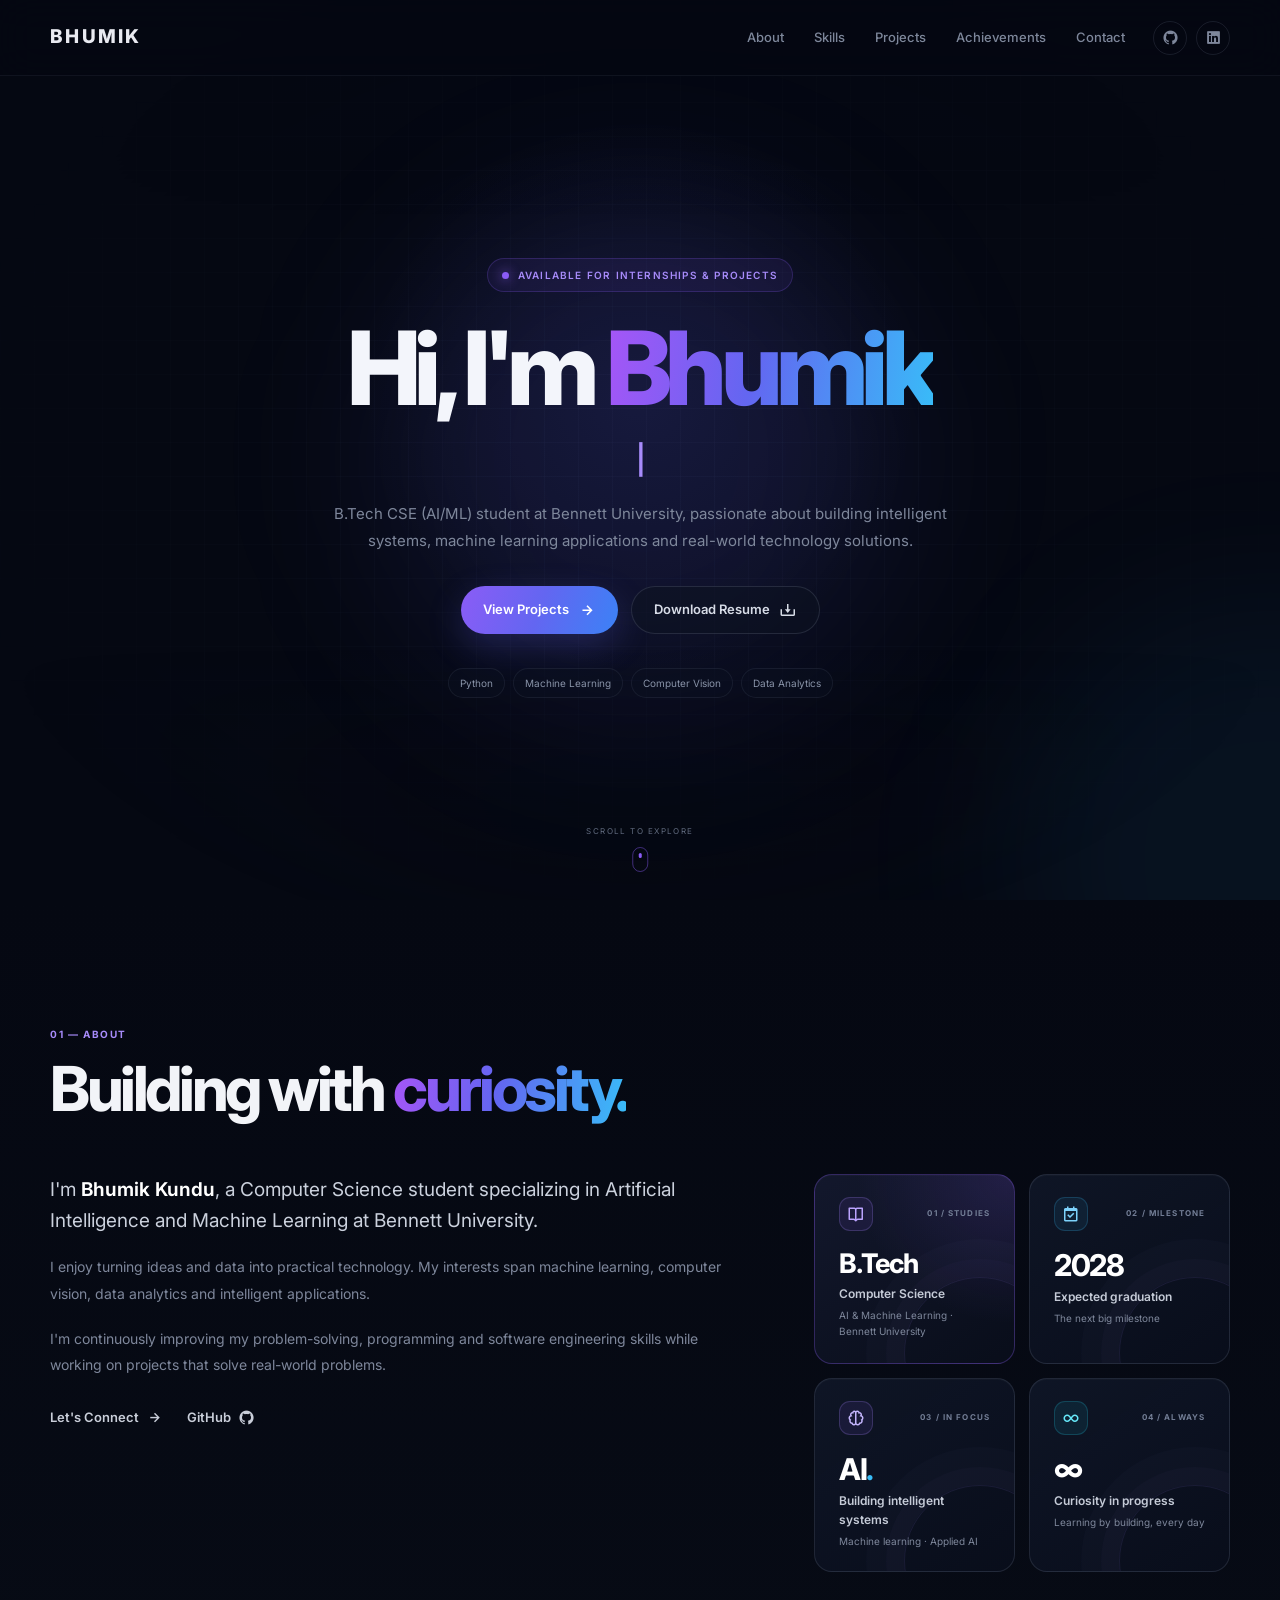
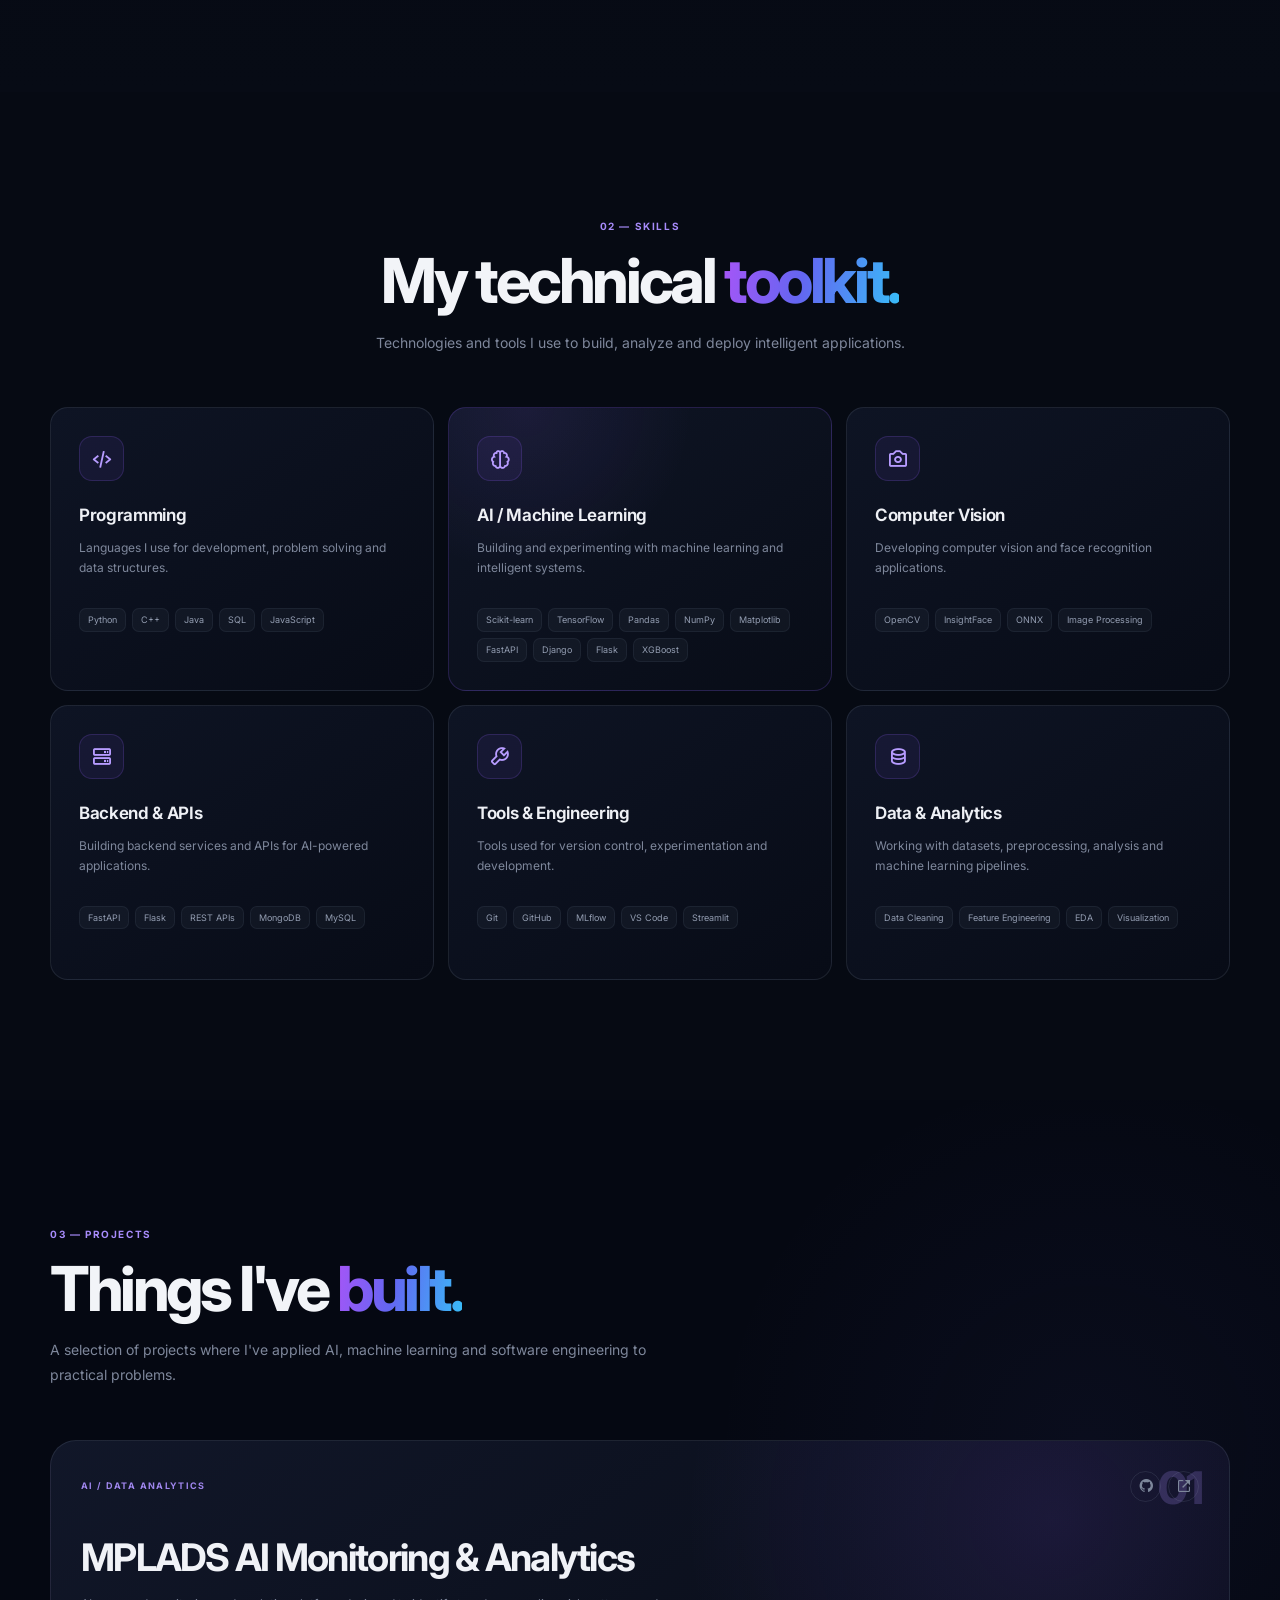
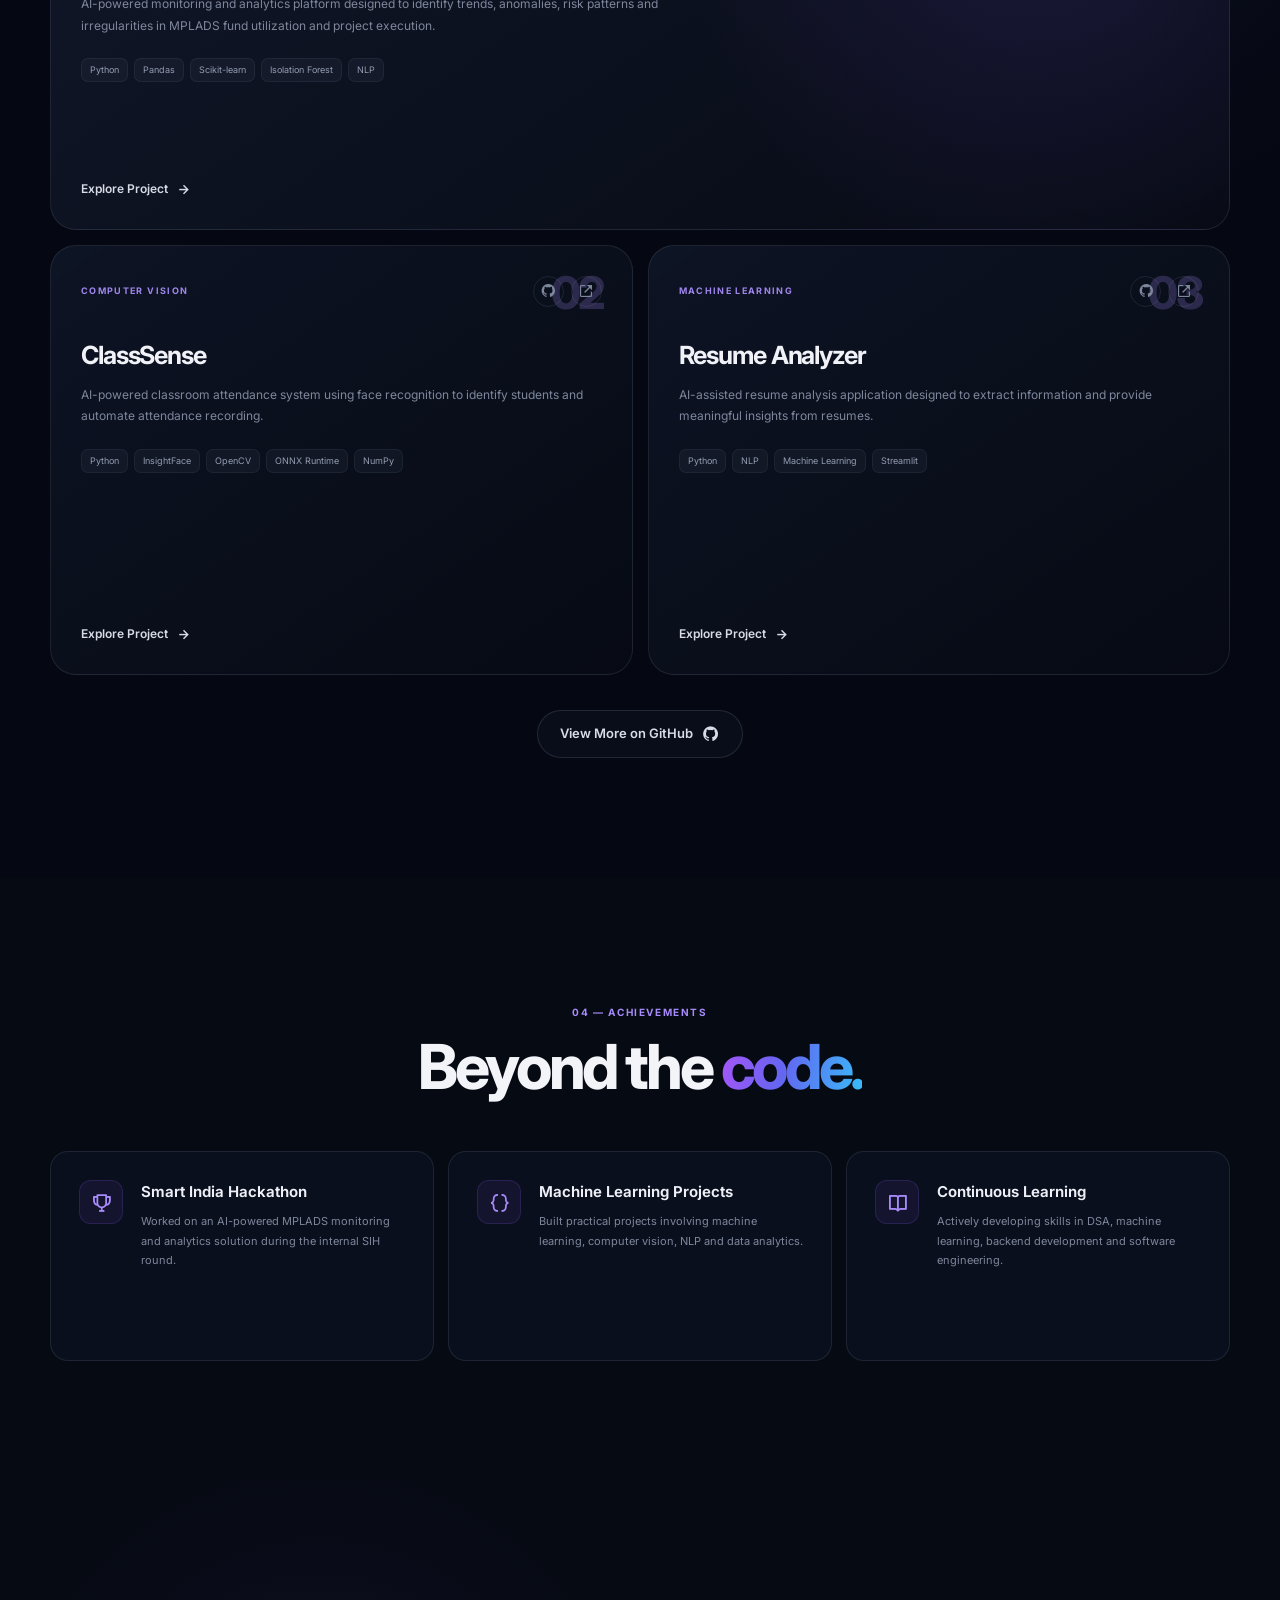
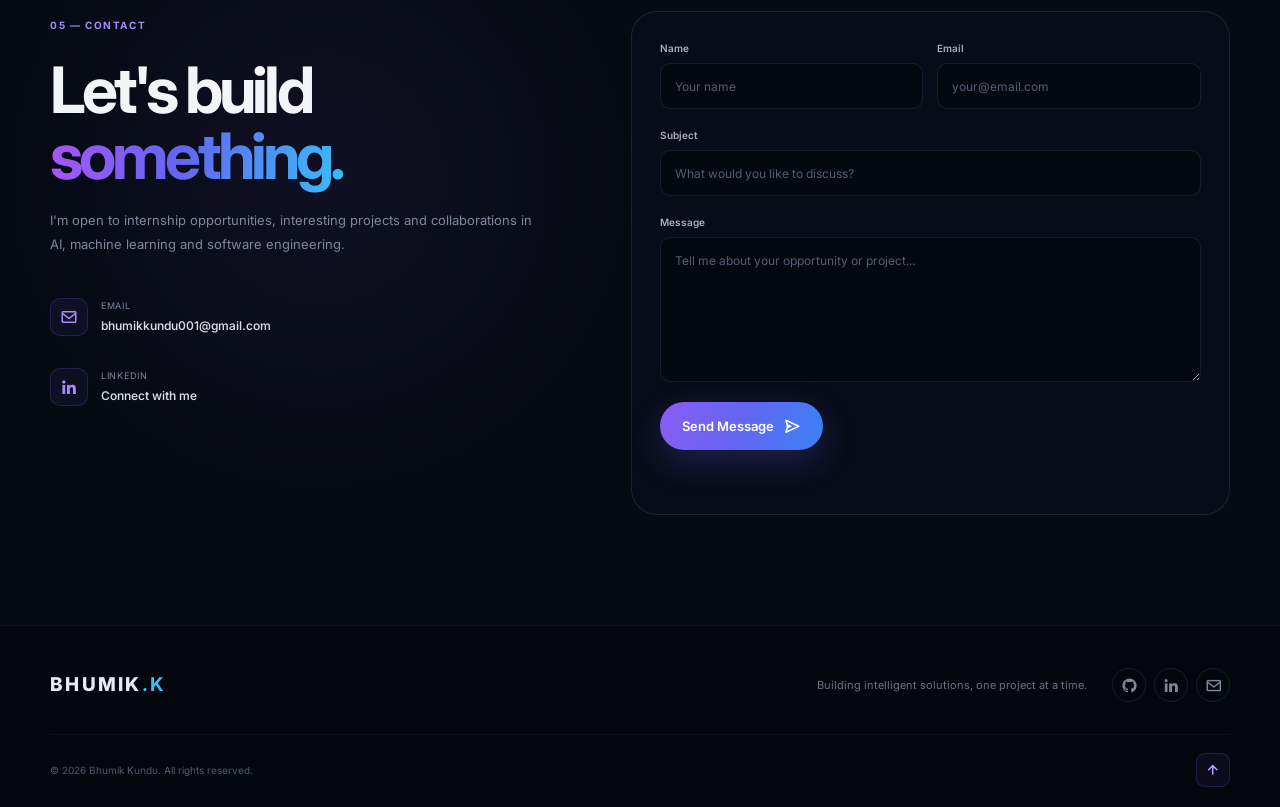
<file: index.html>
<!DOCTYPE html>
<html lang="en">
<head>
    <meta charset="UTF-8">

    <meta name="viewport" content="width=device-width, initial-scale=1.0">

    <meta
        name="description"
        content="Bhumik Kundu — AI/ML Engineer and B.Tech CSE student at Bennett University. Explore my machine learning, computer vision and AI projects."
    >

    <meta
        name="keywords"
        content="Bhumik Kundu, AI ML Engineer, Machine Learning, Artificial Intelligence, Computer Vision, Python, C++, Bennett University"
    >

    <meta name="author" content="Bhumik Kundu">

    <meta name="theme-color" content="#070b16">

    <title>Bhumik Kundu | AI/ML Engineer</title>

    <!-- Google Font -->
    <link rel="preconnect" href="https://fonts.googleapis.com">
    <link rel="preconnect" href="https://fonts.gstatic.com" crossorigin>

    <link
        href="https://fonts.googleapis.com/css2?family=Inter:wght@400;500;600;700;800&display=swap"
        rel="stylesheet"
    >

    <!-- Boxicons -->
    <link
        href="https://unpkg.com/boxicons@2.1.4/css/boxicons.min.css"
        rel="stylesheet"
    >

    <!-- Main stylesheet -->
    <link rel="stylesheet" href="style.css">
</head>

<body>

    <!-- =========================================
         NAVIGATION
    ========================================== -->

    <header class="header" id="header">

        <a href="#home" class="logo">
            <span>BHUMIK</span>
        </a>

        <nav class="navbar" id="navbar">

            <a href="#about">About</a>
            <a href="#skills">Skills</a>
            <a href="#projects">Projects</a>
            <a href="#achievements">Achievements</a>
            <a href="#contact">Contact</a>

        </nav>

        <div class="nav-socials">

            <a
                href="https://github.com/Bhumikkundu001"
                target="_blank"
                rel="noopener noreferrer"
                aria-label="GitHub"
            >
                <i class="bx bxl-github"></i>
            </a>

            <a
                href="https://www.linkedin.com/in/bhumikkundu/"
                target="_blank"
                rel="noopener noreferrer"
                aria-label="LinkedIn"
            >
                <i class="bx bxl-linkedin-square"></i>
            </a>

        </div>

        <button
            class="menu-btn"
            id="menu-btn"
            aria-label="Open navigation menu"
            aria-expanded="false"
        >
            <i class="bx bx-menu"></i>
        </button>

    </header>


    <!-- =========================================
         HERO SECTION
    ========================================== -->

    <main>

        <section class="hero" id="home">

            <!-- Background grid -->
            <div class="hero-grid"></div>

            <!-- Ambient glow -->
            <div class="hero-glow hero-glow-one"></div>
            <div class="hero-glow hero-glow-two"></div>

            <div class="hero-content">

                <div class="availability-badge">
                    <span class="status-dot"></span>
                    AVAILABLE FOR INTERNSHIPS & PROJECTS
                </div>

                <h1>
                    Hi, I'm
                    <span class="gradient-text">Bhumik</span>
                </h1>

                <h2>
                    <span id="typing-text">AI/ML Engineer</span>
                    <span class="typing-cursor">|</span>
                </h2>

                <p class="hero-description">
                    B.Tech CSE (AI/ML) student at Bennett University,
                    passionate about building intelligent systems,
                    machine learning applications and real-world
                    technology solutions.
                </p>

                <div class="hero-buttons">

                    <a href="#projects" class="btn btn-primary">
                        View Projects
                        <i class="bx bx-right-arrow-alt"></i>
                    </a>

                    <a href="resume.pdf" class="btn btn-secondary" download>
                        Download Resume
                        <i class="bx bx-download"></i>
                    </a>

                </div>

                <div class="hero-tech">

                    <span>Python</span>
                    <span>Machine Learning</span>
                    <span>Computer Vision</span>
                    <span>Data Analytics</span>

                </div>

            </div>

            <div class="scroll-indicator">

                <span>SCROLL TO EXPLORE</span>

                <div class="scroll-mouse">
                    <span></span>
                </div>

            </div>

        </section>


        <!-- =========================================
             ABOUT SECTION
        ========================================== -->

        <section class="section about-section" id="about">

            <div class="section-container">

                <div class="section-heading">

                    <span class="section-label">01 — ABOUT</span>

                    <h2>
                        Building with
                        <span class="gradient-text">curiosity.</span>
                    </h2>

                </div>


                <div class="about-grid">

                    <div class="about-content">

                        <p class="large-text">
                            I'm <strong>Bhumik Kundu</strong>, a Computer Science
                            student specializing in Artificial Intelligence and
                            Machine Learning at Bennett University.
                        </p>

                        <p>
                            I enjoy turning ideas and data into practical
                            technology. My interests span machine learning,
                            computer vision, data analytics and intelligent
                            applications.
                        </p>

                        <p>
                            I'm continuously improving my problem-solving,
                            programming and software engineering skills while
                            working on projects that solve real-world problems.
                        </p>

                        <div class="about-buttons">

                            <a href="#contact" class="text-link">
                                Let's Connect
                                <i class="bx bx-right-arrow-alt"></i>
                            </a>

                            <a
                                href="https://github.com/Bhumikkundu001"
                                target="_blank"
                                rel="noopener noreferrer"
                                class="text-link"
                            >
                                GitHub
                                <i class="bx bxl-github"></i>
                            </a>

                        </div>

                    </div>


                    <div class="about-stats">

                        <div class="stat-card stat-card-degree">
                            <div class="stat-card-top">
                                <span class="stat-icon" aria-hidden="true">
                                    <i class="bx bx-book-open"></i>
                                </span>
                                <span class="stat-index">01 / STUDIES</span>
                            </div>
                            <span class="stat-number">B.Tech</span>
                            <span class="stat-title">Computer Science</span>
                            <span class="stat-description">
                                AI &amp; Machine Learning · Bennett University
                            </span>
                        </div>

                        <div class="stat-card stat-card-year">
                            <div class="stat-card-top">
                                <span class="stat-icon" aria-hidden="true">
                                    <i class="bx bx-calendar-check"></i>
                                </span>
                                <span class="stat-index">02 / MILESTONE</span>
                            </div>
                            <span class="stat-number">2028</span>
                            <span class="stat-title">Expected graduation</span>
                            <span class="stat-description">The next big milestone</span>
                        </div>

                        <div class="stat-card stat-card-focus">
                            <div class="stat-card-top">
                                <span class="stat-icon" aria-hidden="true">
                                    <i class="bx bx-brain"></i>
                                </span>
                                <span class="stat-index">03 / IN FOCUS</span>
                            </div>
                            <span class="stat-number">AI<span class="stat-period">.</span></span>
                            <span class="stat-title">Building intelligent systems</span>
                            <span class="stat-description">Machine learning · Applied AI</span>
                        </div>

                        <div class="stat-card stat-card-learning">
                            <div class="stat-card-top">
                                <span class="stat-icon" aria-hidden="true">
                                    <i class="bx bx-infinite"></i>
                                </span>
                                <span class="stat-index">04 / ALWAYS</span>
                            </div>
                            <span class="stat-number">∞</span>
                            <span class="stat-title">Curiosity in progress</span>
                            <span class="stat-description">Learning by building, every day</span>
                        </div>

                    </div>

                </div>

            </div>

        </section>


        <!-- =========================================
             SKILLS SECTION
        ========================================== -->

        <section class="section skills-section" id="skills">

            <div class="section-container">

                <div class="section-heading centered">

                    <span class="section-label">02 — SKILLS</span>

                    <h2>
                        My technical
                        <span class="gradient-text">toolkit.</span>
                    </h2>

                    <p>
                        Technologies and tools I use to build,
                        analyze and deploy intelligent applications.
                    </p>

                </div>


                <div class="skills-grid">

                    <!-- Programming -->

                    <div class="skill-card">

                        <div class="skill-icon">
                            <i class="bx bx-code-alt"></i>
                        </div>

                        <h3>Programming</h3>

                        <p>
                            Languages I use for development,
                            problem solving and data structures.
                        </p>

                        <div class="skill-tags">

                            <span>Python</span>
                            <span>C++</span>
                            <span>Java</span>
                            <span>SQL</span>
                            <span>JavaScript</span>

                        </div>

                    </div>


                    <!-- AI / ML -->

                    <div class="skill-card featured-skill">

                        <div class="skill-icon">
                            <i class="bx bx-brain"></i>
                        </div>

                        <h3>AI / Machine Learning</h3>

                        <p>
                            Building and experimenting with
                            machine learning and intelligent systems.
                        </p>

                        <div class="skill-tags">

                            <span>Scikit-learn</span>
                            <span>TensorFlow</span>
                            <span>Pandas</span>
                            <span>NumPy</span>
                            <span>Matplotlib</span>
                            <span>FastAPI</span>
                            <span>Django</span>
                            <span>Flask</span>
                            <span>XGBoost</span>

                        </div>

                    </div>


                    <!-- Computer Vision -->

                    <div class="skill-card">

                        <div class="skill-icon">
                            <i class="bx bx-camera"></i>
                        </div>

                        <h3>Computer Vision</h3>

                        <p>
                            Developing computer vision and
                            face recognition applications.
                        </p>

                        <div class="skill-tags">

                            <span>OpenCV</span>
                            <span>InsightFace</span>
                            <span>ONNX</span>
                            <span>Image Processing</span>

                        </div>

                    </div>


                    <!-- Backend -->

                    <div class="skill-card">

                        <div class="skill-icon">
                            <i class="bx bx-server"></i>
                        </div>

                        <h3>Backend & APIs</h3>

                        <p>
                            Building backend services and
                            APIs for AI-powered applications.
                        </p>

                        <div class="skill-tags">

                            <span>FastAPI</span>
                            <span>Flask</span>
                            <span>REST APIs</span>
                            <span>MongoDB</span>
                            <span>MySQL</span>

                        </div>

                    </div>


                    <!-- Tools -->

                    <div class="skill-card">

                        <div class="skill-icon">
                            <i class="bx bx-wrench"></i>
                        </div>

                        <h3>Tools & Engineering</h3>

                        <p>
                            Tools used for version control,
                            experimentation and development.
                        </p>

                        <div class="skill-tags">

                            <span>Git</span>
                            <span>GitHub</span>
                            <span>MLflow</span>
                            <span>VS Code</span>
                            <span>Streamlit</span>

                        </div>

                    </div>


                    <!-- Data -->

                    <div class="skill-card">

                        <div class="skill-icon">
                            <i class="bx bx-data"></i>
                        </div>

                        <h3>Data & Analytics</h3>

                        <p>
                            Working with datasets, preprocessing,
                            analysis and machine learning pipelines.
                        </p>

                        <div class="skill-tags">

                            <span>Data Cleaning</span>
                            <span>Feature Engineering</span>
                            <span>EDA</span>
                            <span>Visualization</span>

                        </div>

                    </div>

                </div>

            </div>

        </section>


        <!-- =========================================
             PROJECTS SECTION
        ========================================== -->

        <section class="section projects-section" id="projects">

            <div class="section-container">

                <div class="section-heading">

                    <span class="section-label">03 — PROJECTS</span>

                    <h2>
                        Things I've
                        <span class="gradient-text">built.</span>
                    </h2>

                    <p>
                        A selection of projects where I've applied
                        AI, machine learning and software engineering
                        to practical problems.
                    </p>

                </div>


                <div class="projects-grid">


                    <!-- PROJECT 1 -->

                    <article class="project-card project-featured">

                        <div class="project-number">
                            01
                        </div>

                        <div class="project-content">

                            <div class="project-top">

                                <span class="project-category">
                                    AI / DATA ANALYTICS
                                </span>

                                <div class="project-links">

                                    <a
                                        href="https://github.com/Bhumikkundu001/MPLADS-Sentinel"
                                        aria-label="MPLADS GitHub repository"
                                    >
                                        <i class="bx bxl-github"></i>
                                    </a>

                                    <a
                                        href="https://mplads-sentinel-rho.vercel.app/"
                                        aria-label="MPLADS live project"
                                    >
                                        <i class="bx bx-link-external"></i>
                                    </a>

                                </div>

                            </div>

                            <h3>
                                MPLADS AI Monitoring &
                                Analytics
                            </h3>

                            <p>
                                AI-powered monitoring and analytics platform
                                designed to identify trends, anomalies,
                                risk patterns and irregularities in MPLADS
                                fund utilization and project execution.
                            </p>

                            <div class="project-tech">

                                <span>Python</span>
                                <span>Pandas</span>
                                <span>Scikit-learn</span>
                                <span>Isolation Forest</span>
                                <span>NLP</span>

                            </div>

                            <a href="https://github.com/Bhumikkundu001/MPLADS-Sentinel/blob/main/MPLADS_Sentinel_Formatted.md" class="project-link">
                                Explore Project
                                <i class="bx bx-right-arrow-alt"></i>
                            </a>

                        </div>

                    </article>


                    <!-- PROJECT 2 -->

                    <article class="project-card">

                        <div class="project-number">
                            02
                        </div>

                        <div class="project-content">

                            <div class="project-top">

                                <span class="project-category">
                                    COMPUTER VISION
                                </span>

                                <div class="project-links">

                                    <a
                                        href="https://github.com/Bhumikkundu001/ClassSense"
                                        aria-label="ClassSense GitHub repository"
                                    >
                                        <i class="bx bxl-github"></i>
                                    </a>

                                    <a
                                        href="https://class-sense-alpha.vercel.app/"
                                        aria-label="ClassSense live project"
                                    >
                                        <i class="bx bx-link-external"></i>
                                    </a>

                                </div>

                            </div>

                            <h3>
                                ClassSense
                            </h3>

                            <p>
                                AI-powered classroom attendance system
                                using face recognition to identify students
                                and automate attendance recording.
                            </p>

                            <div class="project-tech">

                                <span>Python</span>
                                <span>InsightFace</span>
                                <span>OpenCV</span>
                                <span>ONNX Runtime</span>
                                <span>NumPy</span>

                            </div>

                            <a href="https://github.com/Bhumikkundu001/ClassSense/blob/main/README%20(1).md" class="project-link">
                                Explore Project
                                <i class="bx bx-right-arrow-alt"></i>
                            </a>

                        </div>

                    </article>


                    <!-- PROJECT 3 -->

                    <article class="project-card">

                        <div class="project-number">
                            03
                        </div>

                        <div class="project-content">

                            <div class="project-top">

                                <span class="project-category">
                                    MACHINE LEARNING
                                </span>

                                <div class="project-links">

                                    <a
                                        href="https://github.com/Bhumikkundu001/Resume-Analyzer"
                                        aria-label="Resume Analyzer GitHub repository"
                                    >
                                        <i class="bx bxl-github"></i>
                                    </a>

                                    <a
                                        href="https://resume-analyzer001.streamlit.app/"
                                        aria-label="Resume Analyzer project"
                                    >
                                        <i class="bx bx-link-external"></i>
                                    </a>

                                </div>

                            </div>

                            <h3>
                                Resume Analyzer
                            </h3>

                            <p>
                                AI-assisted resume analysis application
                                designed to extract information and provide
                                meaningful insights from resumes.
                            </p>

                            <div class="project-tech">

                                <span>Python</span>
                                <span>NLP</span>
                                <span>Machine Learning</span>
                                <span>Streamlit</span>

                            </div>

                            <a href="https://github.com/Bhumikkundu001/Resume-Analyzer/blob/main/README.md" class="project-link">
                                Explore Project
                                <i class="bx bx-right-arrow-alt"></i>
                            </a>

                        </div>

                    </article>


                </div>

                <div class="projects-footer">

                    <a
                        href="https://github.com/Bhumikkundu001"
                        target="_blank"
                        rel="noopener noreferrer"
                        class="btn btn-secondary"
                    >
                        View More on GitHub
                        <i class="bx bxl-github"></i>
                    </a>

                </div>

            </div>

        </section>


        <!-- =========================================
             ACHIEVEMENTS SECTION
        ========================================== -->

        <section class="section achievements-section" id="achievements">

            <div class="section-container">

                <div class="section-heading centered">

                    <span class="section-label">04 — ACHIEVEMENTS</span>

                    <h2>
                        Beyond the
                        <span class="gradient-text">code.</span>
                    </h2>

                </div>


                <div class="achievements-grid">

                    <div class="achievement-card">

                        <div class="achievement-icon">
                            <i class="bx bx-trophy"></i>
                        </div>

                        <div>
                            <h3>Smart India Hackathon</h3>

                            <p>
                                Worked on an AI-powered MPLADS monitoring
                                and analytics solution during the internal
                                SIH round.
                            </p>
                        </div>

                    </div>


                    <div class="achievement-card">

                        <div class="achievement-icon">
                            <i class="bx bx-code-curly"></i>
                        </div>

                        <div>
                            <h3>Machine Learning Projects</h3>

                            <p>
                                Built practical projects involving
                                machine learning, computer vision,
                                NLP and data analytics.
                            </p>
                        </div>

                    </div>


                    <div class="achievement-card">

                        <div class="achievement-icon">
                            <i class="bx bx-book-open"></i>
                        </div>

                        <div>
                            <h3>Continuous Learning</h3>

                            <p>
                                Actively developing skills in DSA,
                                machine learning, backend development
                                and software engineering.
                            </p>
                        </div>

                    </div>

                </div>

            </div>

        </section>


        <!-- =========================================
             CONTACT SECTION
        ========================================== -->

        <section class="section contact-section" id="contact">

            <div class="contact-grid">

                <div class="contact-content">

                    <span class="section-label">
                        05 — CONTACT
                    </span>

                    <h2>
                        Let's build
                        <span class="gradient-text">something.</span>
                    </h2>

                    <p>
                        I'm open to internship opportunities,
                        interesting projects and collaborations
                        in AI, machine learning and software engineering.
                    </p>


                    <div class="contact-details">

                        <a
                            href="mailto:bhumikkundu001@gmail.com"
                            class="contact-item"
                        >

                            <span class="contact-icon">
                                <i class="bx bx-envelope"></i>
                            </span>

                            <div>
                                <small>Email</small>
                                <strong>
                                    bhumikkundu001@gmail.com
                                </strong>
                            </div>

                        </a>


                        <a
                            href="https://www.linkedin.com/in/bhumikkundu/"
                            target="_blank"
                            rel="noopener noreferrer"
                            class="contact-item"
                        >

                            <span class="contact-icon">
                                <i class="bx bxl-linkedin"></i>
                            </span>

                            <div>
                                <small>LinkedIn</small>
                                <strong>
                                    Connect with me
                                </strong>
                            </div>

                        </a>

                    </div>

                </div>


                <div class="contact-form-container">

                    <form
                        class="contact-form"
                        id="contact-form"
                    >

                        <div class="form-row">

                            <div class="form-group">

                                <label for="name">
                                    Name
                                </label>

                                <input
                                    type="text"
                                    id="name"
                                    name="name"
                                    placeholder="Your name"
                                    autocomplete="name"
                                    required
                                >

                            </div>


                            <div class="form-group">

                                <label for="email">
                                    Email
                                </label>

                                <input
                                    type="email"
                                    id="email"
                                    name="email"
                                    placeholder="your@email.com"
                                    autocomplete="email"
                                    required
                                >

                            </div>

                        </div>


                        <div class="form-group">

                            <label for="subject">
                                Subject
                            </label>

                            <input
                                type="text"
                                id="subject"
                                name="subject"
                                placeholder="What would you like to discuss?"
                                required
                            >

                        </div>


                        <div class="form-group">

                            <label for="message">
                                Message
                            </label>

                            <textarea
                                id="message"
                                name="message"
                                rows="6"
                                placeholder="Tell me about your opportunity or project..."
                                required
                            ></textarea>

                        </div>


                        <button
                            type="submit"
                            class="btn btn-primary form-submit"
                        >
                            Send Message
                            <i class="bx bx-send"></i>
                        </button>

                        <p
                            class="form-status"
                            id="form-status"
                            aria-live="polite"
                        ></p>

                    </form>

                </div>

            </div>

        </section>

    </main>


    <!-- =========================================
         FOOTER
    ========================================== -->

    <footer class="footer">

        <div class="footer-content">

            <a href="#home" class="logo">
                <span>BHUMIK</span><strong>.K</strong>
            </a>

            <p>
                Building intelligent solutions,
                one project at a time.
            </p>

            <div class="footer-socials">

                <a
                    href="https://github.com/"
                    target="_blank"
                    rel="noopener noreferrer"
                    aria-label="GitHub"
                >
                    <i class="bx bxl-github"></i>
                </a>

                <a
                    href="https://www.linkedin.com/in/bhumikkundu/"
                    target="_blank"
                    rel="noopener noreferrer"
                    aria-label="LinkedIn"
                >
                    <i class="bx bxl-linkedin"></i>
                </a>

                <a
                    href="mailto:bhumikkundu001@gmail.com"
                    aria-label="Email"
                >
                    <i class="bx bx-envelope"></i>
                </a>

            </div>

        </div>


        <div class="footer-bottom">

            <p>
                © 2026 Bhumik Kundu. All rights reserved.
            </p>

            <a href="#home" aria-label="Back to top">
                <i class="bx bx-up-arrow-alt"></i>
            </a>

        </div>

    </footer>


    <!-- Main JavaScript -->
    <script src="main.js"></script>

</body>
</html>
</file>
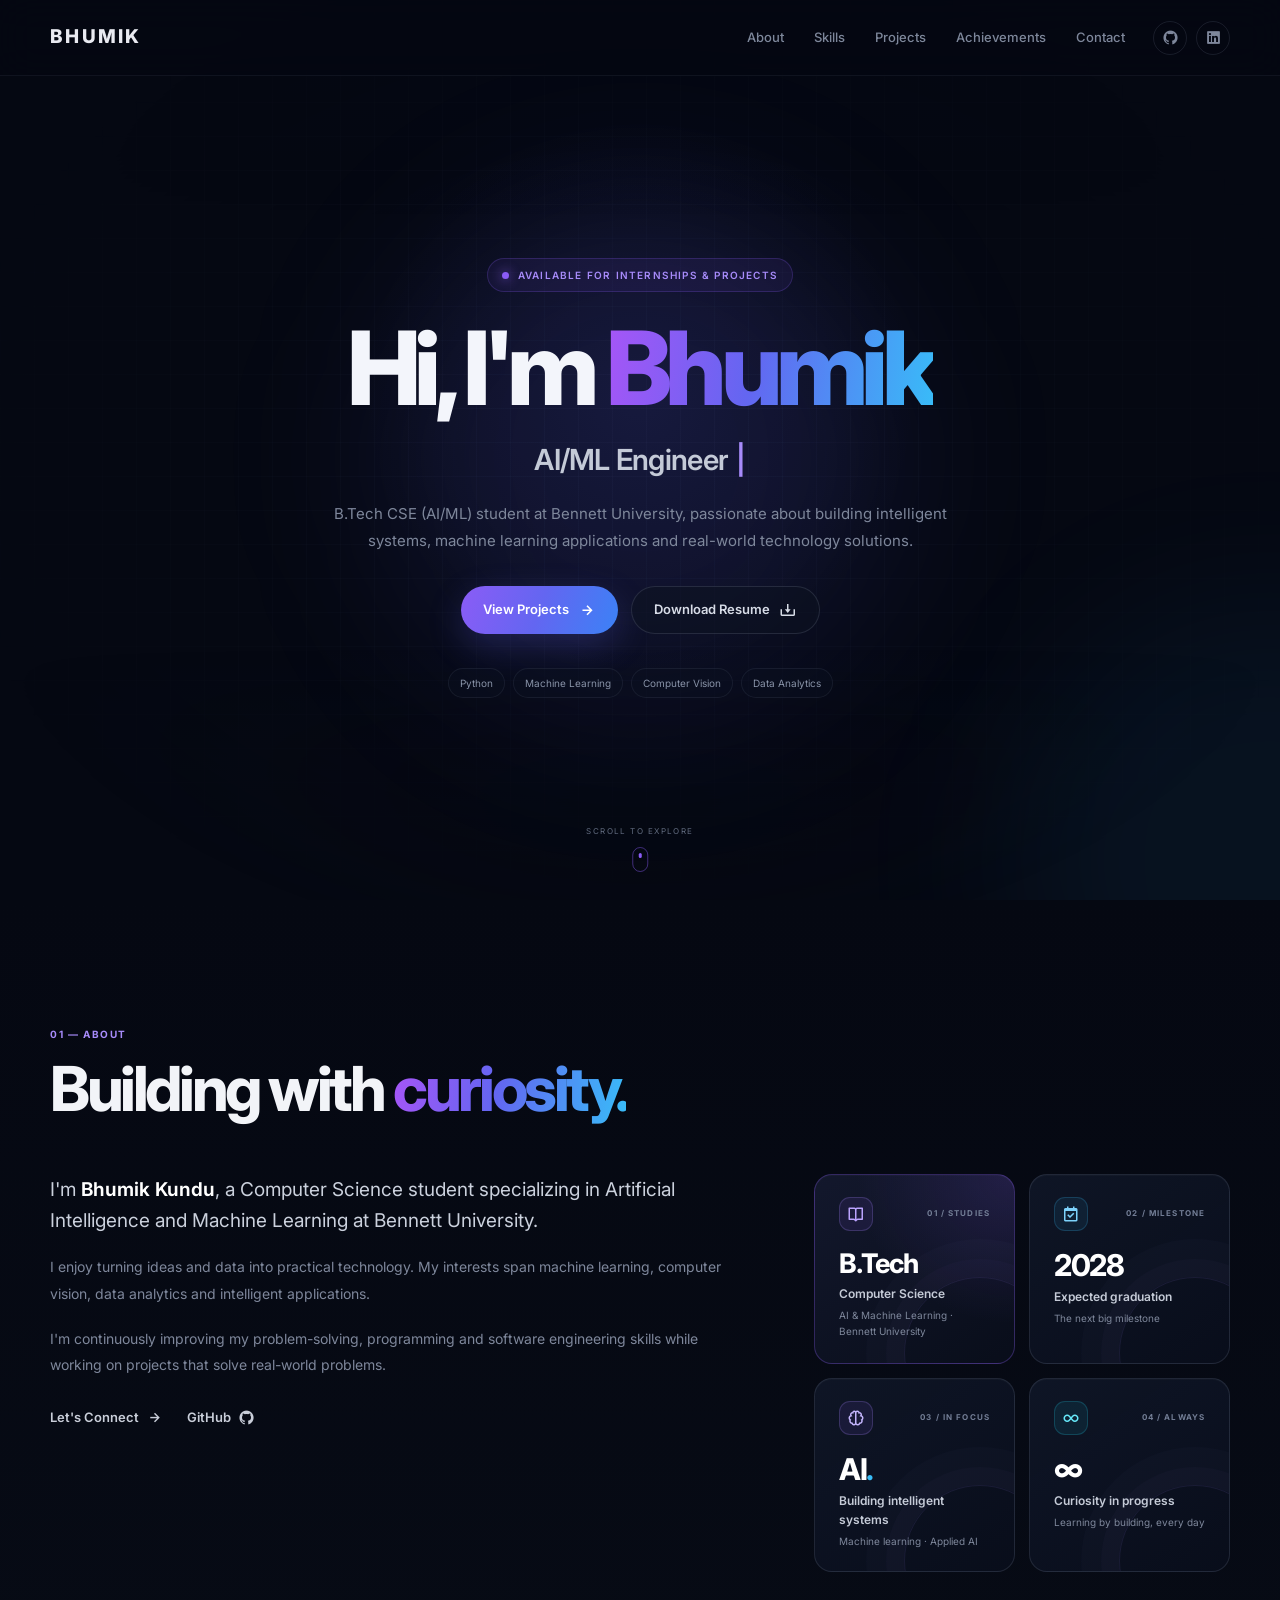
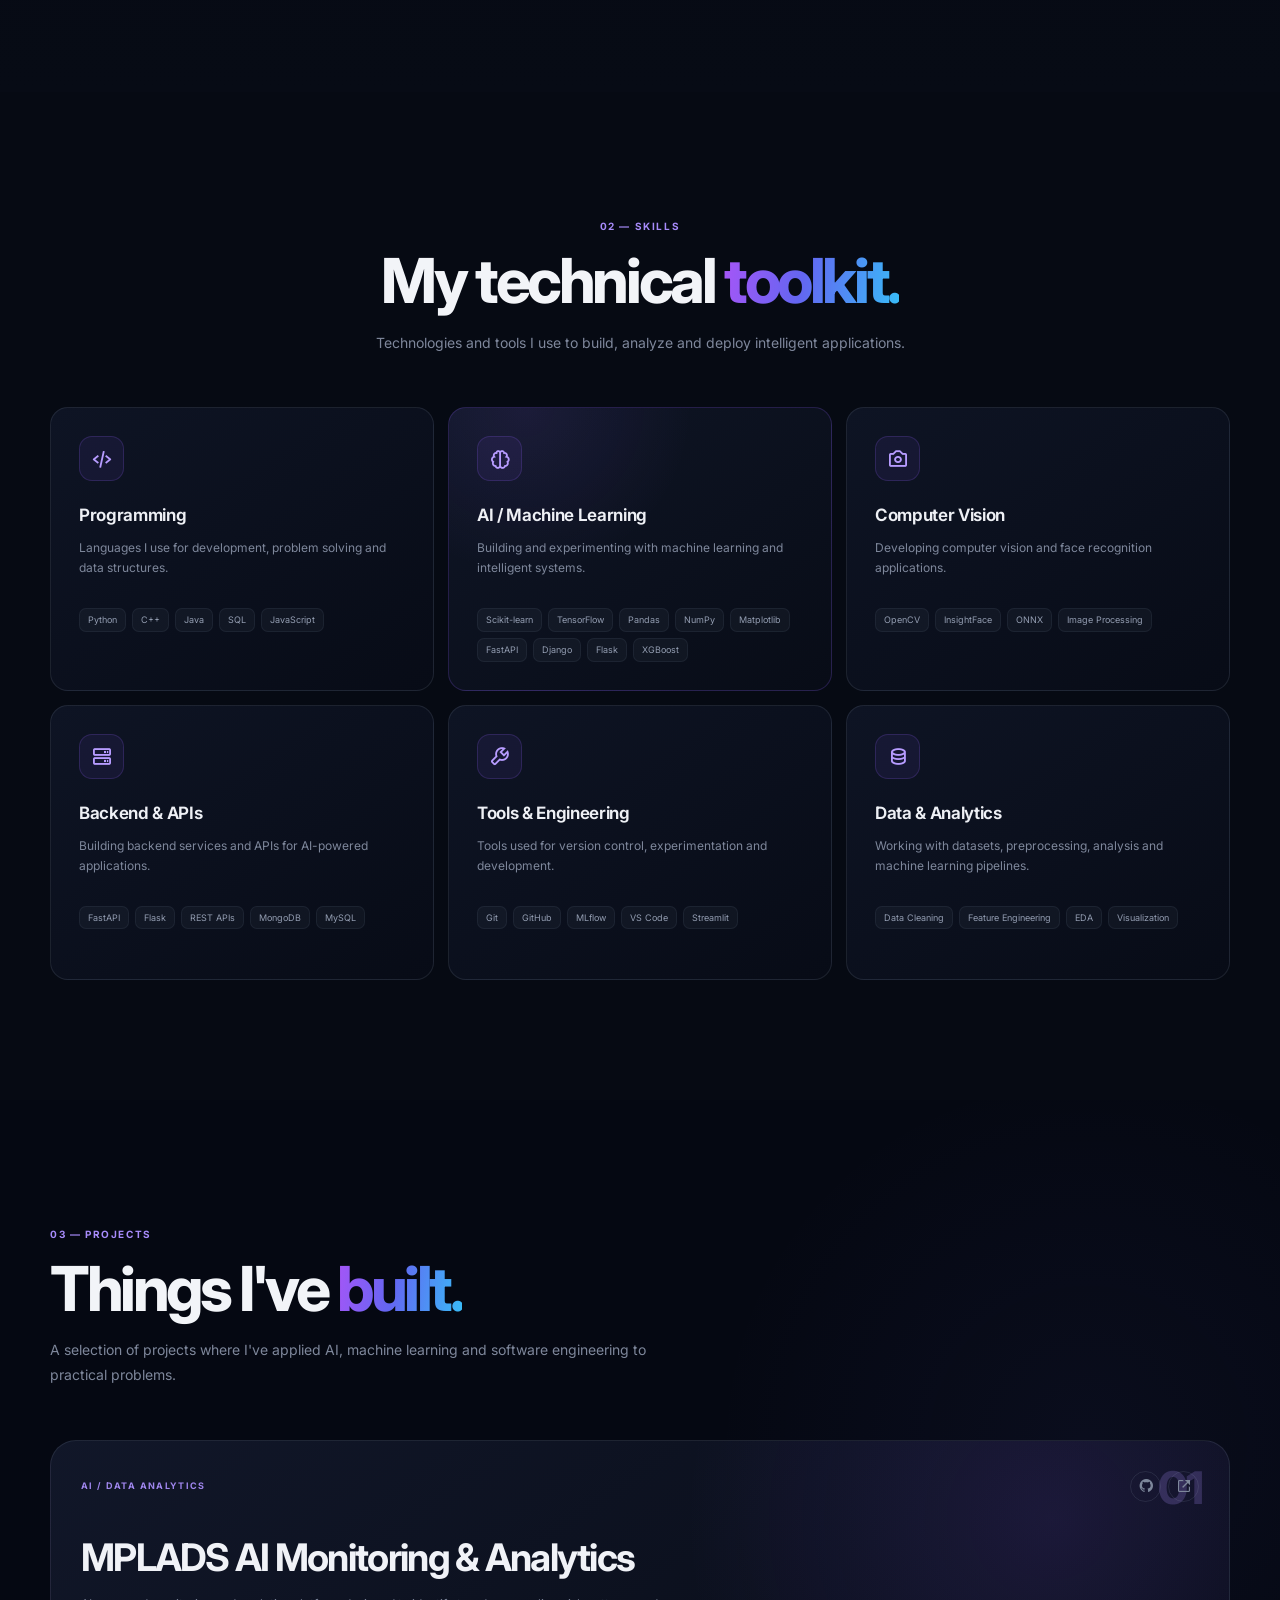
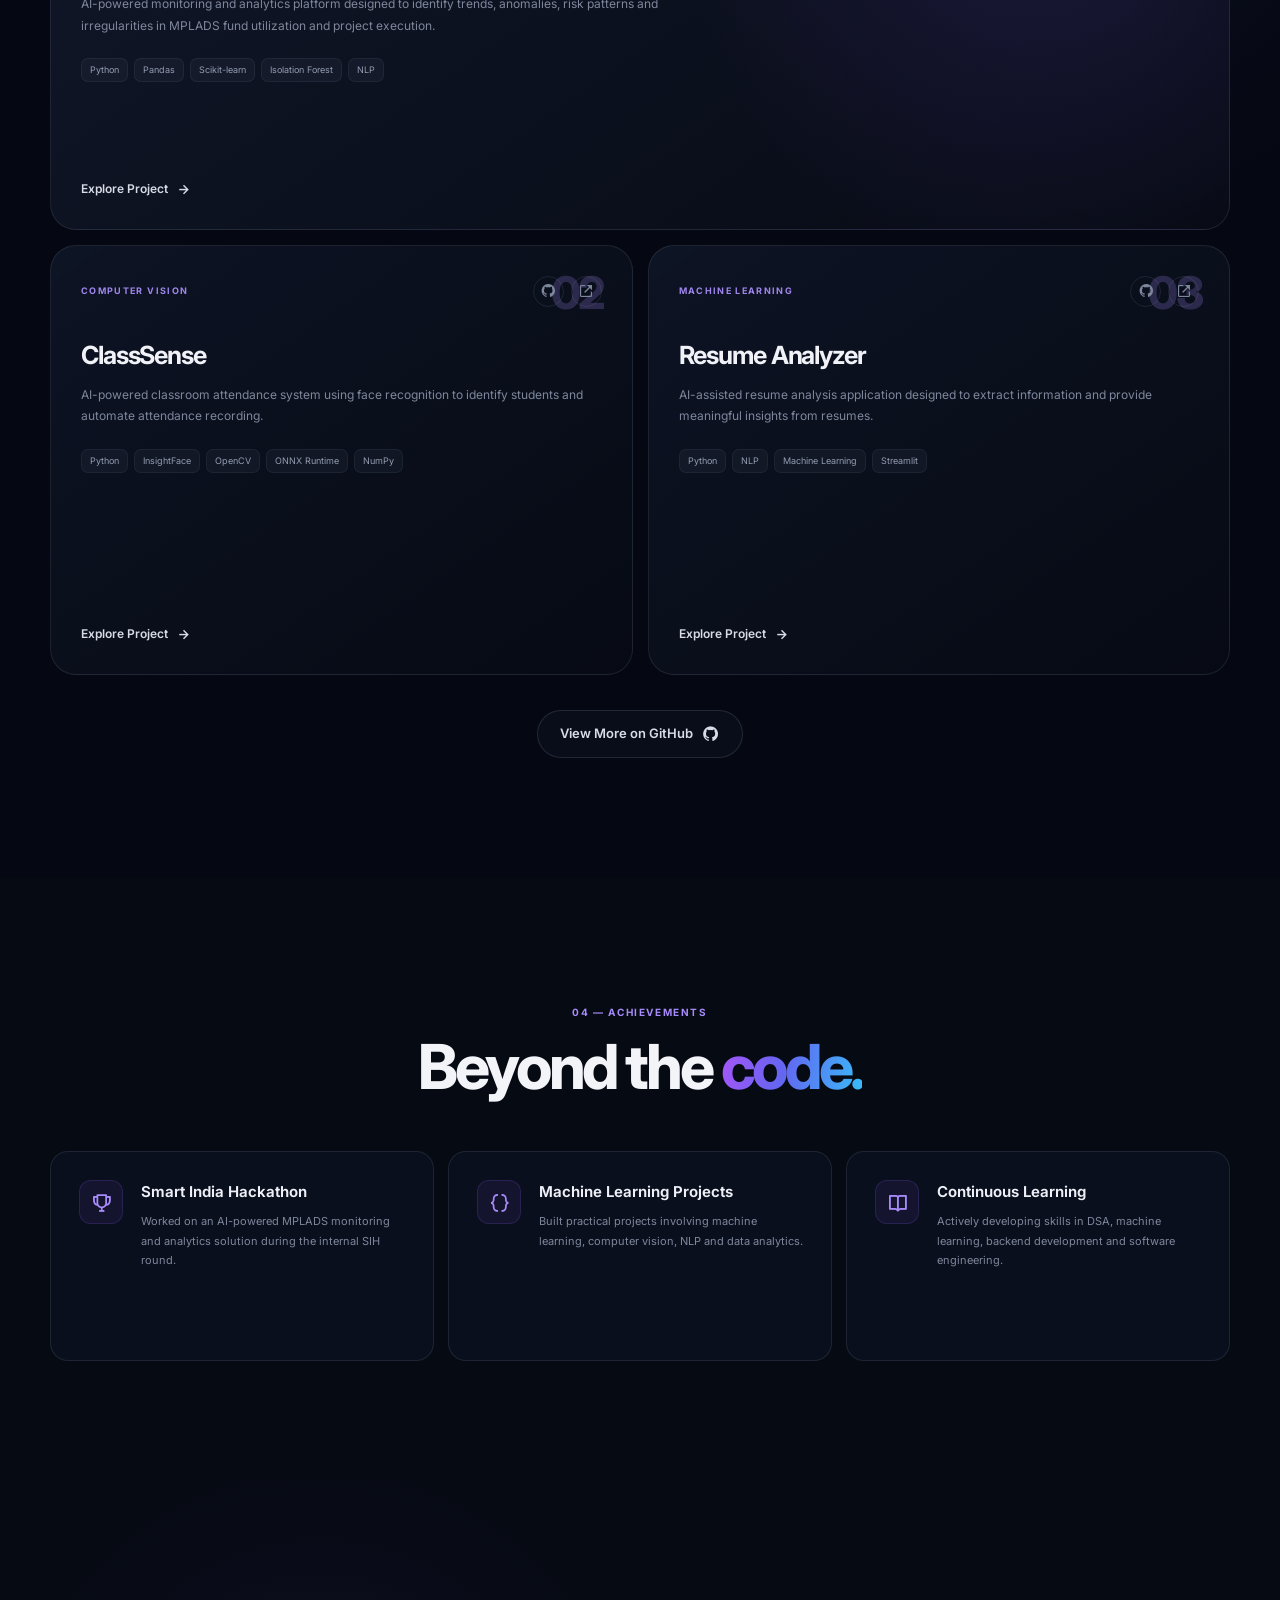
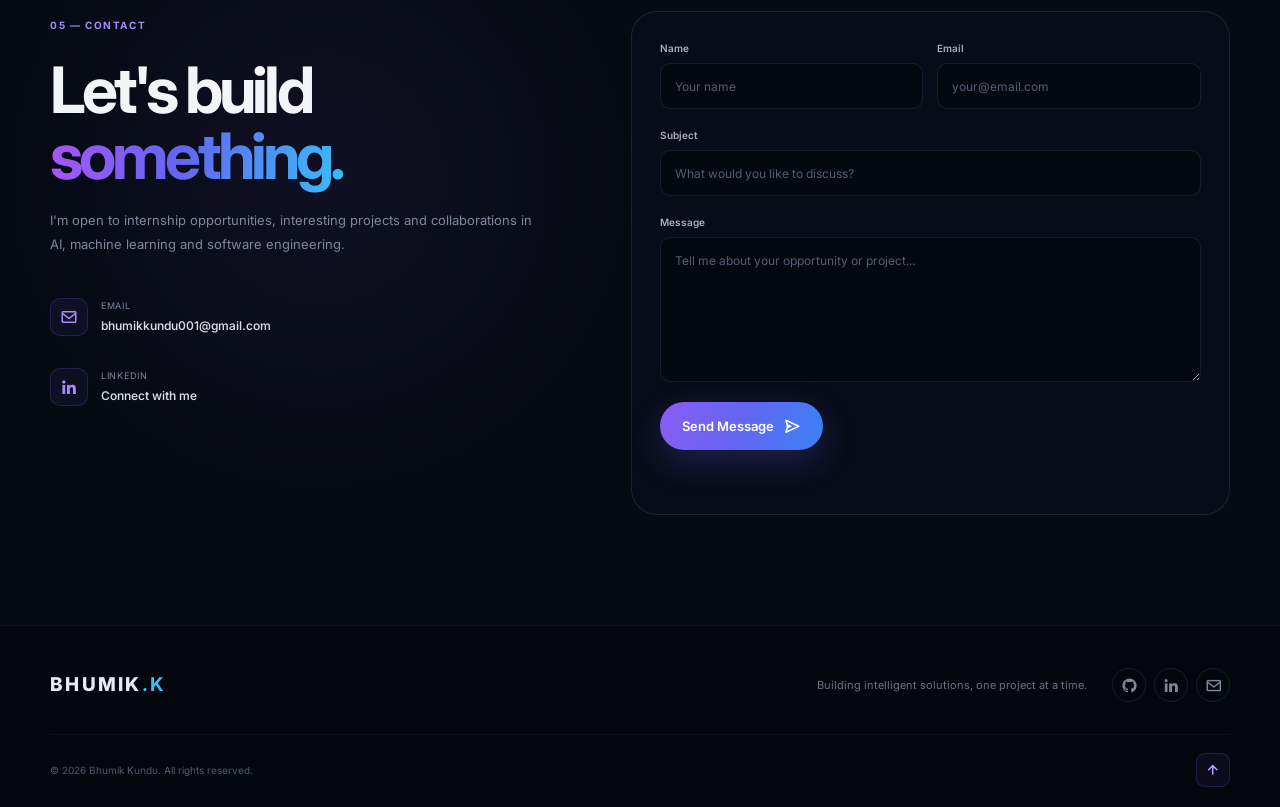
<file: website.html>
<!DOCTYPE html>
<html lang="en">
<head>
    <meta charset="UTF-8">

    <meta name="viewport" content="width=device-width, initial-scale=1.0">

    <meta
        name="description"
        content="Bhumik Kundu — AI/ML Engineer and B.Tech CSE student at Bennett University. Explore my machine learning, computer vision and AI projects."
    >

    <meta
        name="keywords"
        content="Bhumik Kundu, AI ML Engineer, Machine Learning, Artificial Intelligence, Computer Vision, Python, C++, Bennett University"
    >

    <meta name="author" content="Bhumik Kundu">

    <meta name="theme-color" content="#070b16">

    <title>Bhumik Kundu | AI/ML Engineer</title>

    <!-- Google Font -->
    <link rel="preconnect" href="https://fonts.googleapis.com">
    <link rel="preconnect" href="https://fonts.gstatic.com" crossorigin>

    <link
        href="https://fonts.googleapis.com/css2?family=Inter:wght@400;500;600;700;800&display=swap"
        rel="stylesheet"
    >

    <!-- Boxicons -->
    <link
        href="https://unpkg.com/boxicons@2.1.4/css/boxicons.min.css"
        rel="stylesheet"
    >

    <!-- Main stylesheet -->
    <link rel="stylesheet" href="style.css">
</head>

<body>

    <!-- =========================================
         NAVIGATION
    ========================================== -->

    <header class="header" id="header">

        <a href="#home" class="logo">
            <span>BHUMIK</span>
        </a>

        <nav class="navbar" id="navbar">

            <a href="#about">About</a>
            <a href="#skills">Skills</a>
            <a href="#projects">Projects</a>
            <a href="#achievements">Achievements</a>
            <a href="#contact">Contact</a>

        </nav>

        <div class="nav-socials">

            <a
                href="https://github.com/"
                target="_blank"
                rel="noopener noreferrer"
                aria-label="GitHub"
            >
                <i class="bx bxl-github"></i>
            </a>

            <a
                href="https://www.linkedin.com/in/bhumikkundu/"
                target="_blank"
                rel="noopener noreferrer"
                aria-label="LinkedIn"
            >
                <i class="bx bxl-linkedin-square"></i>
            </a>

        </div>

        <button
            class="menu-btn"
            id="menu-btn"
            aria-label="Open navigation menu"
            aria-expanded="false"
        >
            <i class="bx bx-menu"></i>
        </button>

    </header>


    <!-- =========================================
         HERO SECTION
    ========================================== -->

    <main>

        <section class="hero" id="home">

            <!-- Background grid -->
            <div class="hero-grid"></div>

            <!-- Ambient glow -->
            <div class="hero-glow hero-glow-one"></div>
            <div class="hero-glow hero-glow-two"></div>

            <div class="hero-content">

                <div class="availability-badge">
                    <span class="status-dot"></span>
                    AVAILABLE FOR INTERNSHIPS & PROJECTS
                </div>

                <h1>
                    Hi, I'm
                    <span class="gradient-text">Bhumik</span>
                </h1>

                <h2>
                    <span id="typing-text">AI/ML Engineer</span>
                    <span class="typing-cursor">|</span>
                </h2>

                <p class="hero-description">
                    B.Tech CSE (AI/ML) student at Bennett University,
                    passionate about building intelligent systems,
                    machine learning applications and real-world
                    technology solutions.
                </p>

                <div class="hero-buttons">

                    <a href="#projects" class="btn btn-primary">
                        View Projects
                        <i class="bx bx-right-arrow-alt"></i>
                    </a>

                    <a href="resume.pdf" class="btn btn-secondary" download>
                        Download Resume
                        <i class="bx bx-download"></i>
                    </a>

                </div>

                <div class="hero-tech">

                    <span>Python</span>
                    <span>Machine Learning</span>
                    <span>Computer Vision</span>
                    <span>Data Analytics</span>

                </div>

            </div>

            <div class="scroll-indicator">

                <span>SCROLL TO EXPLORE</span>

                <div class="scroll-mouse">
                    <span></span>
                </div>

            </div>

        </section>


        <!-- =========================================
             ABOUT SECTION
        ========================================== -->

        <section class="section about-section" id="about">

            <div class="section-container">

                <div class="section-heading">

                    <span class="section-label">01 — ABOUT</span>

                    <h2>
                        Building with
                        <span class="gradient-text">curiosity.</span>
                    </h2>

                </div>


                <div class="about-grid">

                    <div class="about-content">

                        <p class="large-text">
                            I'm <strong>Bhumik Kundu</strong>, a Computer Science
                            student specializing in Artificial Intelligence and
                            Machine Learning at Bennett University.
                        </p>

                        <p>
                            I enjoy turning ideas and data into practical
                            technology. My interests span machine learning,
                            computer vision, data analytics and intelligent
                            applications.
                        </p>

                        <p>
                            I'm continuously improving my problem-solving,
                            programming and software engineering skills while
                            working on projects that solve real-world problems.
                        </p>

                        <div class="about-buttons">

                            <a href="#contact" class="text-link">
                                Let's Connect
                                <i class="bx bx-right-arrow-alt"></i>
                            </a>

                            <a
                                href="https://github.com/Bhumikkundu001"
                                target="_blank"
                                rel="noopener noreferrer"
                                class="text-link"
                            >
                                GitHub
                                <i class="bx bxl-github"></i>
                            </a>

                        </div>

                    </div>


                    <div class="about-stats">

                        <div class="stat-card stat-card-degree">
                            <div class="stat-card-top">
                                <span class="stat-icon" aria-hidden="true">
                                    <i class="bx bx-book-open"></i>
                                </span>
                                <span class="stat-index">01 / STUDIES</span>
                            </div>
                            <span class="stat-number">B.Tech</span>
                            <span class="stat-title">Computer Science</span>
                            <span class="stat-description">
                                AI &amp; Machine Learning · Bennett University
                            </span>
                        </div>

                        <div class="stat-card stat-card-year">
                            <div class="stat-card-top">
                                <span class="stat-icon" aria-hidden="true">
                                    <i class="bx bx-calendar-check"></i>
                                </span>
                                <span class="stat-index">02 / MILESTONE</span>
                            </div>
                            <span class="stat-number">2028</span>
                            <span class="stat-title">Expected graduation</span>
                            <span class="stat-description">The next big milestone</span>
                        </div>

                        <div class="stat-card stat-card-focus">
                            <div class="stat-card-top">
                                <span class="stat-icon" aria-hidden="true">
                                    <i class="bx bx-brain"></i>
                                </span>
                                <span class="stat-index">03 / IN FOCUS</span>
                            </div>
                            <span class="stat-number">AI<span class="stat-period">.</span></span>
                            <span class="stat-title">Building intelligent systems</span>
                            <span class="stat-description">Machine learning · Applied AI</span>
                        </div>

                        <div class="stat-card stat-card-learning">
                            <div class="stat-card-top">
                                <span class="stat-icon" aria-hidden="true">
                                    <i class="bx bx-infinite"></i>
                                </span>
                                <span class="stat-index">04 / ALWAYS</span>
                            </div>
                            <span class="stat-number">∞</span>
                            <span class="stat-title">Curiosity in progress</span>
                            <span class="stat-description">Learning by building, every day</span>
                        </div>

                    </div>

                </div>

            </div>

        </section>


        <!-- =========================================
             SKILLS SECTION
        ========================================== -->

        <section class="section skills-section" id="skills">

            <div class="section-container">

                <div class="section-heading centered">

                    <span class="section-label">02 — SKILLS</span>

                    <h2>
                        My technical
                        <span class="gradient-text">toolkit.</span>
                    </h2>

                    <p>
                        Technologies and tools I use to build,
                        analyze and deploy intelligent applications.
                    </p>

                </div>


                <div class="skills-grid">

                    <!-- Programming -->

                    <div class="skill-card">

                        <div class="skill-icon">
                            <i class="bx bx-code-alt"></i>
                        </div>

                        <h3>Programming</h3>

                        <p>
                            Languages I use for development,
                            problem solving and data structures.
                        </p>

                        <div class="skill-tags">

                            <span>Python</span>
                            <span>C++</span>
                            <span>Java</span>
                            <span>SQL</span>
                            <span>JavaScript</span>

                        </div>

                    </div>


                    <!-- AI / ML -->

                    <div class="skill-card featured-skill">

                        <div class="skill-icon">
                            <i class="bx bx-brain"></i>
                        </div>

                        <h3>AI / Machine Learning</h3>

                        <p>
                            Building and experimenting with
                            machine learning and intelligent systems.
                        </p>

                        <div class="skill-tags">

                            <span>Scikit-learn</span>
                            <span>TensorFlow</span>
                            <span>Pandas</span>
                            <span>NumPy</span>
                            <span>Matplotlib</span>
                            <span>FastAPI</span>
                            <span>Django</span>
                            <span>Flask</span>
                            <span>XGBoost</span>

                        </div>

                    </div>


                    <!-- Computer Vision -->

                    <div class="skill-card">

                        <div class="skill-icon">
                            <i class="bx bx-camera"></i>
                        </div>

                        <h3>Computer Vision</h3>

                        <p>
                            Developing computer vision and
                            face recognition applications.
                        </p>

                        <div class="skill-tags">

                            <span>OpenCV</span>
                            <span>InsightFace</span>
                            <span>ONNX</span>
                            <span>Image Processing</span>

                        </div>

                    </div>


                    <!-- Backend -->

                    <div class="skill-card">

                        <div class="skill-icon">
                            <i class="bx bx-server"></i>
                        </div>

                        <h3>Backend & APIs</h3>

                        <p>
                            Building backend services and
                            APIs for AI-powered applications.
                        </p>

                        <div class="skill-tags">

                            <span>FastAPI</span>
                            <span>Flask</span>
                            <span>REST APIs</span>
                            <span>MongoDB</span>
                            <span>MySQL</span>

                        </div>

                    </div>


                    <!-- Tools -->

                    <div class="skill-card">

                        <div class="skill-icon">
                            <i class="bx bx-wrench"></i>
                        </div>

                        <h3>Tools & Engineering</h3>

                        <p>
                            Tools used for version control,
                            experimentation and development.
                        </p>

                        <div class="skill-tags">

                            <span>Git</span>
                            <span>GitHub</span>
                            <span>MLflow</span>
                            <span>VS Code</span>
                            <span>Streamlit</span>

                        </div>

                    </div>


                    <!-- Data -->

                    <div class="skill-card">

                        <div class="skill-icon">
                            <i class="bx bx-data"></i>
                        </div>

                        <h3>Data & Analytics</h3>

                        <p>
                            Working with datasets, preprocessing,
                            analysis and machine learning pipelines.
                        </p>

                        <div class="skill-tags">

                            <span>Data Cleaning</span>
                            <span>Feature Engineering</span>
                            <span>EDA</span>
                            <span>Visualization</span>

                        </div>

                    </div>

                </div>

            </div>

        </section>


        <!-- =========================================
             PROJECTS SECTION
        ========================================== -->

        <section class="section projects-section" id="projects">

            <div class="section-container">

                <div class="section-heading">

                    <span class="section-label">03 — PROJECTS</span>

                    <h2>
                        Things I've
                        <span class="gradient-text">built.</span>
                    </h2>

                    <p>
                        A selection of projects where I've applied
                        AI, machine learning and software engineering
                        to practical problems.
                    </p>

                </div>


                <div class="projects-grid">


                    <!-- PROJECT 1 -->

                    <article class="project-card project-featured">

                        <div class="project-number">
                            01
                        </div>

                        <div class="project-content">

                            <div class="project-top">

                                <span class="project-category">
                                    AI / DATA ANALYTICS
                                </span>

                                <div class="project-links">

                                    <a
                                        href="https://github.com/Bhumikkundu001/MPLADS-Sentinel"
                                        aria-label="MPLADS GitHub repository"
                                    >
                                        <i class="bx bxl-github"></i>
                                    </a>

                                    <a
                                        href="https://mplads-sentinel-gamma.vercel.app/"
                                        aria-label="MPLADS live project"
                                    >
                                        <i class="bx bx-link-external"></i>
                                    </a>

                                </div>

                            </div>

                            <h3>
                                MPLADS AI Monitoring &
                                Analytics
                            </h3>

                            <p>
                                AI-powered monitoring and analytics platform
                                designed to identify trends, anomalies,
                                risk patterns and irregularities in MPLADS
                                fund utilization and project execution.
                            </p>

                            <div class="project-tech">

                                <span>Python</span>
                                <span>Pandas</span>
                                <span>Scikit-learn</span>
                                <span>Isolation Forest</span>
                                <span>NLP</span>

                            </div>

                            <a href="https://github.com/Bhumikkundu001/MPLADS-Sentinel/blob/main/MPLADS_Sentinel_Formatted.md" class="project-link">
                                Explore Project
                                <i class="bx bx-right-arrow-alt"></i>
                            </a>

                        </div>

                    </article>


                    <!-- PROJECT 2 -->

                    <article class="project-card">

                        <div class="project-number">
                            02
                        </div>

                        <div class="project-content">

                            <div class="project-top">

                                <span class="project-category">
                                    COMPUTER VISION
                                </span>

                                <div class="project-links">

                                    <a
                                        href="https://github.com/Bhumikkundu001/ClassSense"
                                        aria-label="ClassSense GitHub repository"
                                    >
                                        <i class="bx bxl-github"></i>
                                    </a>

                                    <a
                                        href="https://class-sense-alpha.vercel.app/"
                                        aria-label="ClassSense live project"
                                    >
                                        <i class="bx bx-link-external"></i>
                                    </a>

                                </div>

                            </div>

                            <h3>
                                ClassSense
                            </h3>

                            <p>
                                AI-powered classroom attendance system
                                using face recognition to identify students
                                and automate attendance recording.
                            </p>

                            <div class="project-tech">

                                <span>Python</span>
                                <span>InsightFace</span>
                                <span>OpenCV</span>
                                <span>ONNX Runtime</span>
                                <span>NumPy</span>

                            </div>

                            <a href="https://github.com/Bhumikkundu001/ClassSense/blob/main/README%20(1).md" class="project-link">
                                Explore Project
                                <i class="bx bx-right-arrow-alt"></i>
                            </a>

                        </div>

                    </article>


                    <!-- PROJECT 3 -->

                    <article class="project-card">

                        <div class="project-number">
                            03
                        </div>

                        <div class="project-content">

                            <div class="project-top">

                                <span class="project-category">
                                    MACHINE LEARNING
                                </span>

                                <div class="project-links">

                                    <a
                                        href="https://github.com/Bhumikkundu001/Resume-Analyzer"
                                        aria-label="Resume Analyzer GitHub repository"
                                    >
                                        <i class="bx bxl-github"></i>
                                    </a>

                                    <a
                                        href="https://resume-analyzer001.streamlit.app/"
                                        aria-label="Resume Analyzer project"
                                    >
                                        <i class="bx bx-link-external"></i>
                                    </a>

                                </div>

                            </div>

                            <h3>
                                Resume Analyzer
                            </h3>

                            <p>
                                AI-assisted resume analysis application
                                designed to extract information and provide
                                meaningful insights from resumes.
                            </p>

                            <div class="project-tech">

                                <span>Python</span>
                                <span>NLP</span>
                                <span>Machine Learning</span>
                                <span>Streamlit</span>

                            </div>

                            <a href="https://github.com/Bhumikkundu001/Resume-Analyzer/blob/main/README.md" class="project-link">
                                Explore Project
                                <i class="bx bx-right-arrow-alt"></i>
                            </a>

                        </div>

                    </article>


                </div>

                <div class="projects-footer">

                    <a
                        href="https://github.com/"
                        target="_blank"
                        rel="noopener noreferrer"
                        class="btn btn-secondary"
                    >
                        View More on GitHub
                        <i class="bx bxl-github"></i>
                    </a>

                </div>

            </div>

        </section>


        <!-- =========================================
             ACHIEVEMENTS SECTION
        ========================================== -->

        <section class="section achievements-section" id="achievements">

            <div class="section-container">

                <div class="section-heading centered">

                    <span class="section-label">04 — ACHIEVEMENTS</span>

                    <h2>
                        Beyond the
                        <span class="gradient-text">code.</span>
                    </h2>

                </div>


                <div class="achievements-grid">

                    <div class="achievement-card">

                        <div class="achievement-icon">
                            <i class="bx bx-trophy"></i>
                        </div>

                        <div>
                            <h3>Smart India Hackathon</h3>

                            <p>
                                Worked on an AI-powered MPLADS monitoring
                                and analytics solution during the internal
                                SIH round.
                            </p>
                        </div>

                    </div>


                    <div class="achievement-card">

                        <div class="achievement-icon">
                            <i class="bx bx-code-curly"></i>
                        </div>

                        <div>
                            <h3>Machine Learning Projects</h3>

                            <p>
                                Built practical projects involving
                                machine learning, computer vision,
                                NLP and data analytics.
                            </p>
                        </div>

                    </div>


                    <div class="achievement-card">

                        <div class="achievement-icon">
                            <i class="bx bx-book-open"></i>
                        </div>

                        <div>
                            <h3>Continuous Learning</h3>

                            <p>
                                Actively developing skills in DSA,
                                machine learning, backend development
                                and software engineering.
                            </p>
                        </div>

                    </div>

                </div>

            </div>

        </section>


        <!-- =========================================
             CONTACT SECTION
        ========================================== -->

        <section class="section contact-section" id="contact">

            <div class="contact-grid">

                <div class="contact-content">

                    <span class="section-label">
                        05 — CONTACT
                    </span>

                    <h2>
                        Let's build
                        <span class="gradient-text">something.</span>
                    </h2>

                    <p>
                        I'm open to internship opportunities,
                        interesting projects and collaborations
                        in AI, machine learning and software engineering.
                    </p>


                    <div class="contact-details">

                        <a
                            href="mailto:bhumikkundu001@gmail.com"
                            class="contact-item"
                        >

                            <span class="contact-icon">
                                <i class="bx bx-envelope"></i>
                            </span>

                            <div>
                                <small>Email</small>
                                <strong>
                                    bhumikkundu001@gmail.com
                                </strong>
                            </div>

                        </a>


                        <a
                            href="https://www.linkedin.com/in/bhumikkundu/"
                            target="_blank"
                            rel="noopener noreferrer"
                            class="contact-item"
                        >

                            <span class="contact-icon">
                                <i class="bx bxl-linkedin"></i>
                            </span>

                            <div>
                                <small>LinkedIn</small>
                                <strong>
                                    Connect with me
                                </strong>
                            </div>

                        </a>

                    </div>

                </div>


                <div class="contact-form-container">

                    <form
                        class="contact-form"
                        id="contact-form"
                    >

                        <div class="form-row">

                            <div class="form-group">

                                <label for="name">
                                    Name
                                </label>

                                <input
                                    type="text"
                                    id="name"
                                    name="name"
                                    placeholder="Your name"
                                    autocomplete="name"
                                    required
                                >

                            </div>


                            <div class="form-group">

                                <label for="email">
                                    Email
                                </label>

                                <input
                                    type="email"
                                    id="email"
                                    name="email"
                                    placeholder="your@email.com"
                                    autocomplete="email"
                                    required
                                >

                            </div>

                        </div>


                        <div class="form-group">

                            <label for="subject">
                                Subject
                            </label>

                            <input
                                type="text"
                                id="subject"
                                name="subject"
                                placeholder="What would you like to discuss?"
                                required
                            >

                        </div>


                        <div class="form-group">

                            <label for="message">
                                Message
                            </label>

                            <textarea
                                id="message"
                                name="message"
                                rows="6"
                                placeholder="Tell me about your opportunity or project..."
                                required
                            ></textarea>

                        </div>


                        <button
                            type="submit"
                            class="btn btn-primary form-submit"
                        >
                            Send Message
                            <i class="bx bx-send"></i>
                        </button>

                        <p
                            class="form-status"
                            id="form-status"
                            aria-live="polite"
                        ></p>

                    </form>

                </div>

            </div>

        </section>

    </main>


    <!-- =========================================
         FOOTER
    ========================================== -->

    <footer class="footer">

        <div class="footer-content">

            <a href="#home" class="logo">
                <span>BHUMIK</span><strong>.K</strong>
            </a>

            <p>
                Building intelligent solutions,
                one project at a time.
            </p>

            <div class="footer-socials">

                <a
                    href="https://github.com/"
                    target="_blank"
                    rel="noopener noreferrer"
                    aria-label="GitHub"
                >
                    <i class="bx bxl-github"></i>
                </a>

                <a
                    href="https://www.linkedin.com/in/bhumikkundu/"
                    target="_blank"
                    rel="noopener noreferrer"
                    aria-label="LinkedIn"
                >
                    <i class="bx bxl-linkedin"></i>
                </a>

                <a
                    href="mailto:bhumikkundu001@gmail.com"
                    aria-label="Email"
                >
                    <i class="bx bx-envelope"></i>
                </a>

            </div>

        </div>


        <div class="footer-bottom">

            <p>
                © 2026 Bhumik Kundu. All rights reserved.
            </p>

            <a href="#home" aria-label="Back to top">
                <i class="bx bx-up-arrow-alt"></i>
            </a>

        </div>

    </footer>


    <!-- Main JavaScript -->
    <script src="main.js"></script>

</body>
</html>
</file>
<file: style.css>
/* BHUMIK KUNDU — Premium AI/ML Portfolio CSS */
:root{--bg:#050812;--bg-soft:#080d19;--surface:rgba(13,19,34,.72);--surface-solid:#0d1322;--surface-hover:rgba(20,28,48,.92);--border:rgba(148,163,184,.14);--border-strong:rgba(139,92,246,.32);--text:#f3f5fb;--text-soft:#b2bacb;--text-muted:#7e879b;--purple:#8b5cf6;--purple-light:#a78bfa;--blue:#38bdf8;--cyan:#22d3ee;--gradient:linear-gradient(100deg,#a855f7 0%,#6366f1 45%,#38bdf8 100%);--glow:0 0 50px rgba(139,92,246,.14);--header-height:76px;--max-width:1180px;--radius-md:18px;--radius-lg:26px;--transition:220ms ease}
*{margin:0;padding:0;box-sizing:border-box}
html{scroll-behavior:smooth;scroll-padding-top:90px}
body{min-height:100vh;color:var(--text);background:radial-gradient(circle at 15% 15%,rgba(99,102,241,.08),transparent 30%),radial-gradient(circle at 85% 35%,rgba(56,189,248,.055),transparent 28%),var(--bg);font-family:"Inter",sans-serif;line-height:1.6;overflow-x:hidden}
a{color:inherit;text-decoration:none}button,input,textarea{font:inherit}button{border:0}img{display:block;max-width:100%}main{width:100%}.section{position:relative;width:100%;padding:120px 24px}.section-container{width:min(100%,var(--max-width));margin:0 auto}.gradient-text{background:var(--gradient);-webkit-background-clip:text;background-clip:text;color:transparent}
.header{position:fixed;top:0;left:0;width:100%;height:var(--header-height);padding:0 max(24px,calc((100vw - var(--max-width))/2));display:flex;align-items:center;justify-content:space-between;gap:28px;background:rgba(5,8,18,.74);border-bottom:1px solid rgba(148,163,184,.08);backdrop-filter:blur(18px);-webkit-backdrop-filter:blur(18px);z-index:1000}
.logo{display:inline-flex;align-items:center;font-size:19px;font-weight:800;letter-spacing:.12em;white-space:nowrap}.logo span{color:#e9eaf1}.logo strong{color:var(--blue)}
.navbar{display:flex;align-items:center;justify-content:center;gap:30px;margin-left:auto}.navbar a{position:relative;color:var(--text-muted);font-size:13px;font-weight:500;transition:color var(--transition)}.navbar a::after{content:"";position:absolute;left:50%;bottom:-9px;width:0;height:2px;border-radius:99px;background:var(--gradient);transform:translateX(-50%);transition:width var(--transition)}.navbar a:hover,.navbar a.active{color:#fff}.navbar a:hover::after,.navbar a.active::after{width:18px}
.nav-socials{display:flex;align-items:center;gap:9px}.nav-socials a,.footer-socials a{width:34px;height:34px;display:inline-flex;align-items:center;justify-content:center;color:var(--text-muted);border:1px solid var(--border);border-radius:50%;transition:color var(--transition),border-color var(--transition),background var(--transition),transform var(--transition)}.nav-socials a:hover,.footer-socials a:hover{color:#fff;border-color:rgba(139,92,246,.55);background:rgba(139,92,246,.1);transform:translateY(-2px)}.nav-socials i,.footer-socials i{font-size:17px}.menu-btn{display:none;width:40px;height:40px;align-items:center;justify-content:center;color:#fff;background:transparent;border:1px solid var(--border);border-radius:10px;cursor:pointer}.menu-btn i{font-size:23px}
.hero{position:relative;min-height:100vh;padding:calc(var(--header-height) + 80px) 24px 100px;display:flex;align-items:center;justify-content:center;isolation:isolate;overflow:hidden;background:radial-gradient(circle at 50% 44%,rgba(99,102,241,.10),transparent 34%),#050812}.hero-grid{position:absolute;inset:0;z-index:-3;opacity:.55;background-image:linear-gradient(rgba(80,96,135,.11) 1px,transparent 1px),linear-gradient(90deg,rgba(80,96,135,.11) 1px,transparent 1px);background-size:34px 34px;mask-image:radial-gradient(ellipse at center,black 15%,transparent 80%);-webkit-mask-image:radial-gradient(ellipse at center,black 15%,transparent 80%)}.hero-grid::after{content:"";position:absolute;inset:0;background:linear-gradient(to bottom,rgba(5,8,18,.2),transparent 25%,transparent 72%,#050812 100%)}.hero-glow{position:absolute;width:520px;height:520px;border-radius:50%;filter:blur(80px);pointer-events:none;z-index:-2}.hero-glow-one{top:22%;left:50%;transform:translateX(-50%);background:rgba(99,102,241,.10)}.hero-glow-two{right:-250px;bottom:-220px;background:rgba(56,189,248,.06)}
.hero-content{width:min(900px,100%);text-align:center;margin:0 auto;animation:heroEnter 850ms ease both}.availability-badge{width:fit-content;margin:0 auto 26px;padding:8px 14px;display:inline-flex;align-items:center;gap:9px;color:#a78bfa;background:rgba(139,92,246,.08);border:1px solid rgba(139,92,246,.22);border-radius:999px;font-size:10px;font-weight:600;letter-spacing:.12em}.status-dot{width:7px;height:7px;border-radius:50%;background:#8b5cf6;box-shadow:0 0 12px rgba(139,92,246,.9);animation:pulseDot 2s ease-in-out infinite}.hero h1{font-size:clamp(58px,8vw,104px);line-height:.98;letter-spacing:-.065em;font-weight:800;margin-bottom:22px}.hero h2{min-height:39px;color:#c4cad7;font-size:clamp(20px,2.4vw,29px);line-height:1.3;font-weight:600;letter-spacing:-.025em}.typing-cursor{color:var(--purple-light);margin-left:2px;animation:blink .9s step-end infinite}.hero-description{width:min(660px,100%);margin:20px auto 0;color:var(--text-muted);font-size:15px;line-height:1.8}.hero-buttons{margin-top:32px;display:flex;align-items:center;justify-content:center;gap:13px;flex-wrap:wrap}.btn{min-height:48px;padding:0 22px;display:inline-flex;align-items:center;justify-content:center;gap:9px;border-radius:999px;font-size:13px;font-weight:600;transition:transform var(--transition),box-shadow var(--transition),border-color var(--transition),background var(--transition)}.btn i{font-size:18px}.btn-primary{color:#fff;background:linear-gradient(110deg,#8b5cf6,#6366f1,#3b82f6);box-shadow:0 12px 35px rgba(99,102,241,.24)}.btn-primary:hover{transform:translateY(-3px);box-shadow:0 18px 45px rgba(99,102,241,.34)}.btn-secondary{color:#d7dce7;background:rgba(13,19,34,.55);border:1px solid rgba(148,163,184,.18)}.btn-secondary:hover{transform:translateY(-3px);color:#fff;border-color:rgba(139,92,246,.42);background:rgba(20,27,46,.78)}.hero-tech{margin-top:34px;display:flex;justify-content:center;align-items:center;flex-wrap:wrap;gap:8px}.hero-tech span{padding:6px 11px;color:#8993a8;border:1px solid rgba(148,163,184,.10);border-radius:999px;background:rgba(13,19,34,.36);font-size:10px}.scroll-indicator{position:absolute;bottom:28px;left:50%;transform:translateX(-50%);display:flex;flex-direction:column;align-items:center;gap:9px;color:#606a7e;font-size:8px;letter-spacing:.18em}.scroll-mouse{position:relative;width:16px;height:25px;border:1px solid rgba(139,92,246,.45);border-radius:10px}.scroll-mouse span{position:absolute;top:5px;left:50%;width:3px;height:5px;border-radius:4px;background:var(--purple);transform:translateX(-50%);animation:scrollDown 1.7s ease-in-out infinite}
.section-heading{max-width:780px;margin-bottom:52px}.section-heading.centered{margin-left:auto;margin-right:auto;text-align:center}.section-label{display:inline-block;margin-bottom:14px;color:var(--purple-light);font-size:10px;font-weight:700;letter-spacing:.16em}.section-heading h2{color:#f2f4f8;font-size:clamp(38px,5vw,62px);line-height:1.06;letter-spacing:-.055em;font-weight:750}.section-heading p{max-width:650px;margin-top:16px;color:var(--text-muted);font-size:14px;line-height:1.8}.section-heading.centered p{margin-left:auto;margin-right:auto}
.about-section{background:linear-gradient(to bottom,#050812,#070b15)}.about-grid{display:grid;grid-template-columns:minmax(0,1.25fr) minmax(330px,.75fr);gap:70px;align-items:start}.about-content{max-width:690px}.about-content p{color:var(--text-muted);font-size:14px;line-height:1.9;margin-bottom:18px}.about-content p.large-text{color:#cbd1dd;font-size:19px;line-height:1.65}.about-content strong{color:#fff;font-weight:650}.about-buttons{margin-top:28px;display:flex;align-items:center;gap:24px;flex-wrap:wrap}.text-link{display:inline-flex;align-items:center;gap:7px;color:#c9ced9;font-size:13px;font-weight:600;transition:color var(--transition)}.text-link i{font-size:17px;transition:transform var(--transition)}.text-link:hover{color:#fff}.text-link:hover i{transform:translateX(4px)}.about-stats{display:grid;grid-template-columns:repeat(2,1fr);gap:12px}.stat-card{min-height:165px;padding:24px;display:flex;flex-direction:column;justify-content:center;border:1px solid var(--border);border-radius:var(--radius-md);background:var(--surface);box-shadow:inset 0 1px rgba(255,255,255,.025);transition:transform var(--transition),border-color var(--transition),background var(--transition)}.stat-card:hover{transform:translateY(-4px);border-color:var(--border-strong);background:var(--surface-hover)}.stat-number{color:#fff;font-size:30px;line-height:1;font-weight:750;letter-spacing:-.04em}.stat-title{margin-top:10px;color:#c5cbd7;font-size:12px;font-weight:600}.stat-description{margin-top:4px;color:var(--text-muted);font-size:10px}
.skills-section{background:#060a13}.skills-grid{display:grid;grid-template-columns:repeat(3,1fr);gap:14px}.skill-card{min-height:275px;padding:28px;border:1px solid var(--border);border-radius:var(--radius-md);background:linear-gradient(145deg,rgba(18,25,43,.72),rgba(9,13,24,.72));transition:transform var(--transition),border-color var(--transition),box-shadow var(--transition)}.skill-card:hover{transform:translateY(-5px);border-color:rgba(139,92,246,.30);box-shadow:var(--glow)}.featured-skill{border-color:rgba(139,92,246,.22);background:radial-gradient(circle at 20% 0%,rgba(139,92,246,.10),transparent 40%),linear-gradient(145deg,rgba(18,25,43,.78),rgba(9,13,24,.78))}.skill-icon{width:45px;height:45px;display:inline-flex;align-items:center;justify-content:center;margin-bottom:21px;color:#b79cff;border:1px solid rgba(139,92,246,.20);border-radius:13px;background:rgba(139,92,246,.08)}.skill-icon i{font-size:22px}.skill-card h3{color:#eef0f5;font-size:17px;font-weight:650;letter-spacing:-.02em}.skill-card>p{min-height:52px;margin-top:9px;color:var(--text-muted);font-size:12px;line-height:1.65}.skill-tags{margin-top:18px;display:flex;flex-wrap:wrap;gap:6px}.skill-tags span,.project-tech span{padding:5px 8px;color:#939db1;background:rgba(148,163,184,.055);border:1px solid rgba(148,163,184,.09);border-radius:7px;font-size:9px;line-height:1.3}
.projects-section{background:radial-gradient(circle at 85% 25%,rgba(99,102,241,.05),transparent 25%),#050812}.projects-grid{display:grid;grid-template-columns:repeat(2,minmax(0,1fr));gap:15px}.project-card{position:relative;min-height:430px;padding:30px;overflow:hidden;border:1px solid var(--border);border-radius:var(--radius-lg);background:linear-gradient(145deg,rgba(15,22,38,.88),rgba(7,11,21,.92));transition:transform 260ms ease,border-color 260ms ease,box-shadow 260ms ease}.project-card::before{content:"";position:absolute;inset:0;background:radial-gradient(circle at 100% 0%,rgba(99,102,241,.10),transparent 38%);opacity:0;transition:opacity 260ms ease;pointer-events:none}.project-card:hover{transform:translateY(-6px);border-color:rgba(139,92,246,.30);box-shadow:0 24px 70px rgba(0,0,0,.28)}.project-card:hover::before{opacity:1}.project-featured{grid-column:span 2;min-height:390px;background:radial-gradient(circle at 85% 20%,rgba(139,92,246,.13),transparent 35%),linear-gradient(145deg,rgba(18,24,43,.95),rgba(7,11,21,.95))}.project-number{position:absolute;top:24px;right:28px;color:rgba(167,139,250,.22);font-size:45px;line-height:1;font-weight:800;letter-spacing:-.06em}.project-content{position:relative;z-index:1;height:100%;display:flex;flex-direction:column}.project-top{display:flex;align-items:center;justify-content:space-between;gap:20px}.project-category{color:#9f86ed;font-size:9px;font-weight:700;letter-spacing:.15em}.project-links{display:flex;gap:7px}.project-links a{width:31px;height:31px;display:inline-flex;align-items:center;justify-content:center;color:#7d879b;border:1px solid var(--border);border-radius:50%;transition:color var(--transition),border-color var(--transition),background var(--transition)}.project-links a:hover{color:#fff;border-color:rgba(139,92,246,.45);background:rgba(139,92,246,.09)}.project-links i{font-size:16px}.project-card h3{max-width:650px;margin-top:34px;color:#f0f2f7;font-size:clamp(25px,3vw,38px);line-height:1.12;letter-spacing:-.045em;font-weight:700}.project-card:not(.project-featured) h3{font-size:25px}.project-card p{max-width:650px;margin-top:15px;color:var(--text-muted);font-size:12px;line-height:1.8}.project-tech{margin-top:22px;display:flex;flex-wrap:wrap;gap:6px}.project-link{width:fit-content;margin-top:auto;padding-top:25px;display:inline-flex;align-items:center;gap:7px;color:#d7dbe5;font-size:12px;font-weight:600}.project-link i{font-size:17px;transition:transform var(--transition)}.project-link:hover{color:#fff}.project-link:hover i{transform:translateX(5px)}.projects-footer{margin-top:35px;display:flex;justify-content:center}
.achievements-section{background:#060a13}.achievements-grid{display:grid;grid-template-columns:repeat(3,1fr);gap:14px}.achievement-card{min-height:210px;padding:28px;display:grid;grid-template-columns:auto 1fr;align-items:start;gap:18px;border:1px solid var(--border);border-radius:var(--radius-md);background:var(--surface);transition:transform var(--transition),border-color var(--transition)}.achievement-card:hover{transform:translateY(-5px);border-color:rgba(139,92,246,.30)}.achievement-icon{width:44px;height:44px;display:flex;align-items:center;justify-content:center;color:#a78bfa;background:rgba(139,92,246,.08);border:1px solid rgba(139,92,246,.18);border-radius:12px}.achievement-icon i{font-size:21px}.achievement-card h3{color:#edf0f6;font-size:15px;font-weight:650}.achievement-card p{margin-top:8px;color:var(--text-muted);font-size:11px;line-height:1.75}
.education-section{background:#050812}.education-card{display:grid;grid-template-columns:180px 1fr auto;gap:35px;align-items:center;padding:35px;border:1px solid var(--border);border-radius:var(--radius-lg);background:radial-gradient(circle at 90% 50%,rgba(56,189,248,.06),transparent 30%),var(--surface)}.education-year{color:var(--purple-light);font-size:12px;font-weight:650;letter-spacing:.04em}.education-label{color:var(--text-muted);font-size:9px;font-weight:700;letter-spacing:.13em}.education-details h3{margin-top:8px;color:#f2f4f8;font-size:25px;letter-spacing:-.035em}.education-details p{margin-top:5px;color:var(--text-muted);font-size:12px}.education-cgpa{min-width:100px;padding-left:30px;border-left:1px solid var(--border);display:flex;flex-direction:column;align-items:center}.education-cgpa span{color:var(--text-muted);font-size:9px;font-weight:700;letter-spacing:.13em}.education-cgpa strong{margin-top:3px;color:#fff;font-size:28px}
.contact-section{padding-top:130px;padding-bottom:110px;background:radial-gradient(circle at 25% 40%,rgba(139,92,246,.07),transparent 30%),#060a13}.contact-grid{width:min(100%,var(--max-width));margin:0 auto;display:grid;grid-template-columns:.9fr 1.1fr;gap:90px;align-items:start}.contact-content h2{max-width:550px;margin-top:10px;color:#f2f4f8;font-size:clamp(43px,5vw,67px);line-height:1.02;letter-spacing:-.06em}.contact-content>p{max-width:490px;margin-top:20px;color:var(--text-muted);font-size:13px;line-height:1.85}.contact-details{margin-top:32px;display:flex;flex-direction:column;gap:12px}.contact-item{width:fit-content;display:flex;align-items:center;gap:13px;padding:10px 0}.contact-icon{width:38px;height:38px;display:inline-flex;align-items:center;justify-content:center;color:#a78bfa;border:1px solid rgba(139,92,246,.20);border-radius:10px;background:rgba(139,92,246,.07)}.contact-icon i{font-size:18px}.contact-item div{display:flex;flex-direction:column}.contact-item small{color:var(--text-muted);font-size:9px;letter-spacing:.08em;text-transform:uppercase}.contact-item strong{margin-top:2px;color:#d8dce6;font-size:12px;font-weight:550}.contact-item:hover strong{color:#fff}.contact-form-container{padding:28px;border:1px solid var(--border);border-radius:var(--radius-lg);background:rgba(10,15,27,.72)}.contact-form{display:flex;flex-direction:column;gap:18px}.form-row{display:grid;grid-template-columns:1fr 1fr;gap:14px}.form-group{display:flex;flex-direction:column;gap:7px}.form-group label{color:#a7afbf;font-size:10px;font-weight:600}.form-group input,.form-group textarea{width:100%;color:#edf0f6;background:rgba(4,8,16,.72);border:1px solid rgba(148,163,184,.13);border-radius:10px;outline:none;padding:13px 14px;font-size:12px;transition:border-color var(--transition),box-shadow var(--transition),background var(--transition)}.form-group input{height:46px}.form-group textarea{min-height:145px;resize:vertical;line-height:1.6}.form-group input::placeholder,.form-group textarea::placeholder{color:#535e72}.form-group input:focus,.form-group textarea:focus{border-color:rgba(139,92,246,.50);background:rgba(7,12,22,.92);box-shadow:0 0 0 3px rgba(139,92,246,.07)}.form-submit{width:fit-content;margin-top:2px;cursor:pointer}.form-status{min-height:18px;color:var(--text-muted);font-size:11px}
.footer{padding:42px 24px 20px;background:#04070d;border-top:1px solid rgba(148,163,184,.08)}.footer-content{width:min(100%,var(--max-width));margin:0 auto;display:flex;align-items:center;justify-content:space-between;gap:25px}.footer-content p{margin-left:auto;color:#687286;font-size:11px}.footer-socials{display:flex;gap:8px}.footer-bottom{width:min(100%,var(--max-width));margin:32px auto 0;padding-top:18px;border-top:1px solid rgba(148,163,184,.07);display:flex;align-items:center;justify-content:space-between;gap:20px}.footer-bottom p{color:#4f596c;font-size:10px}.footer-bottom>a{width:34px;height:34px;display:inline-flex;align-items:center;justify-content:center;color:#b8a2ff;border:1px solid rgba(139,92,246,.22);border-radius:9px;background:rgba(139,92,246,.06);transition:transform var(--transition),background var(--transition)}.footer-bottom>a:hover{transform:translateY(-3px);background:rgba(139,92,246,.12)}.footer-bottom i{font-size:18px}
@keyframes heroEnter{from{opacity:0;transform:translateY(18px)}to{opacity:1;transform:translateY(0)}}@keyframes pulseDot{0%,100%{opacity:.55;transform:scale(.9)}50%{opacity:1;transform:scale(1.1)}}@keyframes blink{0%,48%{opacity:1}49%,100%{opacity:0}}@keyframes scrollDown{0%{opacity:0;transform:translate(-50%,0)}30%{opacity:1}80%{opacity:1}100%{opacity:0;transform:translate(-50%,8px)}}
@media (max-width:980px){.header{padding:0 24px}.navbar{gap:20px}.about-grid{grid-template-columns:1fr;gap:45px}.about-stats{max-width:650px}.skills-grid{grid-template-columns:repeat(2,1fr)}.achievements-grid{grid-template-columns:1fr}.contact-grid{grid-template-columns:1fr;gap:50px}.contact-content>p{max-width:650px}.contact-form-container{max-width:760px}}
@media (max-width:760px){:root{--header-height:68px}.header{padding:0 18px}.nav-socials{display:none}.menu-btn{display:inline-flex}.navbar{position:absolute;top:calc(100% + 1px);left:14px;right:14px;padding:12px;display:flex;flex-direction:column;align-items:stretch;gap:2px;background:rgba(7,11,21,.97);border:1px solid var(--border);border-radius:14px;box-shadow:0 24px 80px rgba(0,0,0,.34);backdrop-filter:blur(20px);-webkit-backdrop-filter:blur(20px);opacity:0;visibility:hidden;transform:translateY(-8px);transition:opacity var(--transition),visibility var(--transition),transform var(--transition)}.navbar.open{opacity:1;visibility:visible;transform:translateY(0)}.navbar a{padding:12px 14px;border-radius:9px;font-size:13px}.navbar a:hover,.navbar a.active{background:rgba(139,92,246,.08)}.navbar a::after{display:none}.section{padding:90px 18px}.hero{min-height:100svh;padding:calc(var(--header-height) + 65px) 18px 90px}.hero-grid{background-size:28px 28px}.hero h1{font-size:clamp(48px,15vw,72px)}.hero h2{font-size:19px}.hero-description{font-size:13px;line-height:1.75}.availability-badge{font-size:8px;letter-spacing:.08em}.section-heading{margin-bottom:36px}.section-heading h2{font-size:40px}.skills-grid,.projects-grid{grid-template-columns:1fr}.project-featured{grid-column:span 1}.project-card,.project-featured{min-height:390px}.education-card{grid-template-columns:1fr;gap:15px}.education-cgpa{width:fit-content;padding-left:0;padding-top:15px;border-left:0;border-top:1px solid var(--border);align-items:flex-start}.form-row{grid-template-columns:1fr}.footer-content{flex-wrap:wrap}.footer-content p{width:100%;margin-left:0;order:3}}
@media (max-width:480px){.logo{font-size:16px}.hero{padding-top:calc(var(--header-height) + 55px)}.hero h1{font-size:47px}.hero h2{font-size:17px}.hero-buttons{width:100%;flex-direction:column}.hero-buttons .btn{width:min(280px,100%)}.hero-tech{gap:5px}.hero-tech span{font-size:8px}.about-stats{grid-template-columns:1fr 1fr}.stat-card{min-height:135px;padding:17px}.stat-number{font-size:24px}.skill-card{min-height:auto;padding:22px}.project-card,.project-featured{padding:23px;min-height:410px}.project-number{font-size:34px;top:20px;right:20px}.project-card h3,.project-card:not(.project-featured) h3{font-size:23px;padding-right:30px}.achievement-card{grid-template-columns:1fr}.contact-form-container{padding:20px}.footer{padding-left:18px;padding-right:18px}}
:focus-visible{outline:2px solid var(--purple-light);outline-offset:4px}@media (prefers-reduced-motion:reduce){html{scroll-behavior:auto}*,*::before,*::after{animation-duration:.01ms!important;animation-iteration-count:1!important;transition-duration:.01ms!important;scroll-behavior:auto!important}}
.about-stats{gap:14px}
.stat-card{position:relative;isolation:isolate;overflow:hidden;min-height:190px;padding:22px 24px;justify-content:flex-start;border-color:rgba(148,163,184,.16);background:linear-gradient(145deg,rgba(15,22,39,.96),rgba(9,14,27,.94));transition:transform var(--transition),border-color var(--transition),background var(--transition),box-shadow var(--transition)}
.stat-card::after{position:absolute;right:-42px;bottom:-66px;z-index:-1;width:150px;height:150px;border:1px solid rgba(167,139,250,.10);border-radius:50%;content:"";box-shadow:0 0 0 18px rgba(167,139,250,.025),0 0 0 38px rgba(167,139,250,.02);transition:transform 350ms ease}
.stat-card:hover{transform:translateY(-5px);border-color:rgba(139,92,246,.42);background:linear-gradient(145deg,rgba(20,28,48,.98),rgba(10,16,30,.96));box-shadow:0 18px 45px rgba(0,0,0,.2)}
.stat-card:hover::after{transform:scale(1.12)}
.stat-card-top{display:flex;align-items:center;justify-content:space-between}
.stat-icon{width:34px;height:34px;display:inline-flex;align-items:center;justify-content:center;color:#bba3ff;border:1px solid rgba(167,139,250,.22);border-radius:11px;background:rgba(139,92,246,.10)}
.stat-icon i{font-size:18px}
.stat-index{color:#737e96;font-size:8px;font-weight:700;letter-spacing:.14em}
.stat-number{margin-top:19px;font-size:30px}
.stat-title{margin-top:7px;font-size:12px}
.stat-description{margin-top:4px;font-size:10px;line-height:1.6}
.stat-card-degree{border-color:rgba(139,92,246,.30);background:radial-gradient(ellipse at 100% 0,rgba(139,92,246,.16),transparent 56%),linear-gradient(145deg,rgba(19,24,45,.98),rgba(9,14,27,.96))}
.stat-card-degree .stat-number{font-size:27px}
.stat-card-year .stat-icon{color:#7dd3fc;border-color:rgba(56,189,248,.2);background:rgba(56,189,248,.08)}
.stat-card-focus .stat-icon{color:#c4b5fd}
.stat-period{color:var(--blue)}
.stat-card-learning .stat-icon{color:#67e8f9;border-color:rgba(34,211,238,.2);background:rgba(34,211,238,.08)}
@media (max-width:480px){.stat-card{min-height:174px;padding:17px}.stat-number{font-size:25px}.stat-card-degree .stat-number{font-size:23px}.stat-index{font-size:7px}.stat-description{font-size:9px}}
</file>
